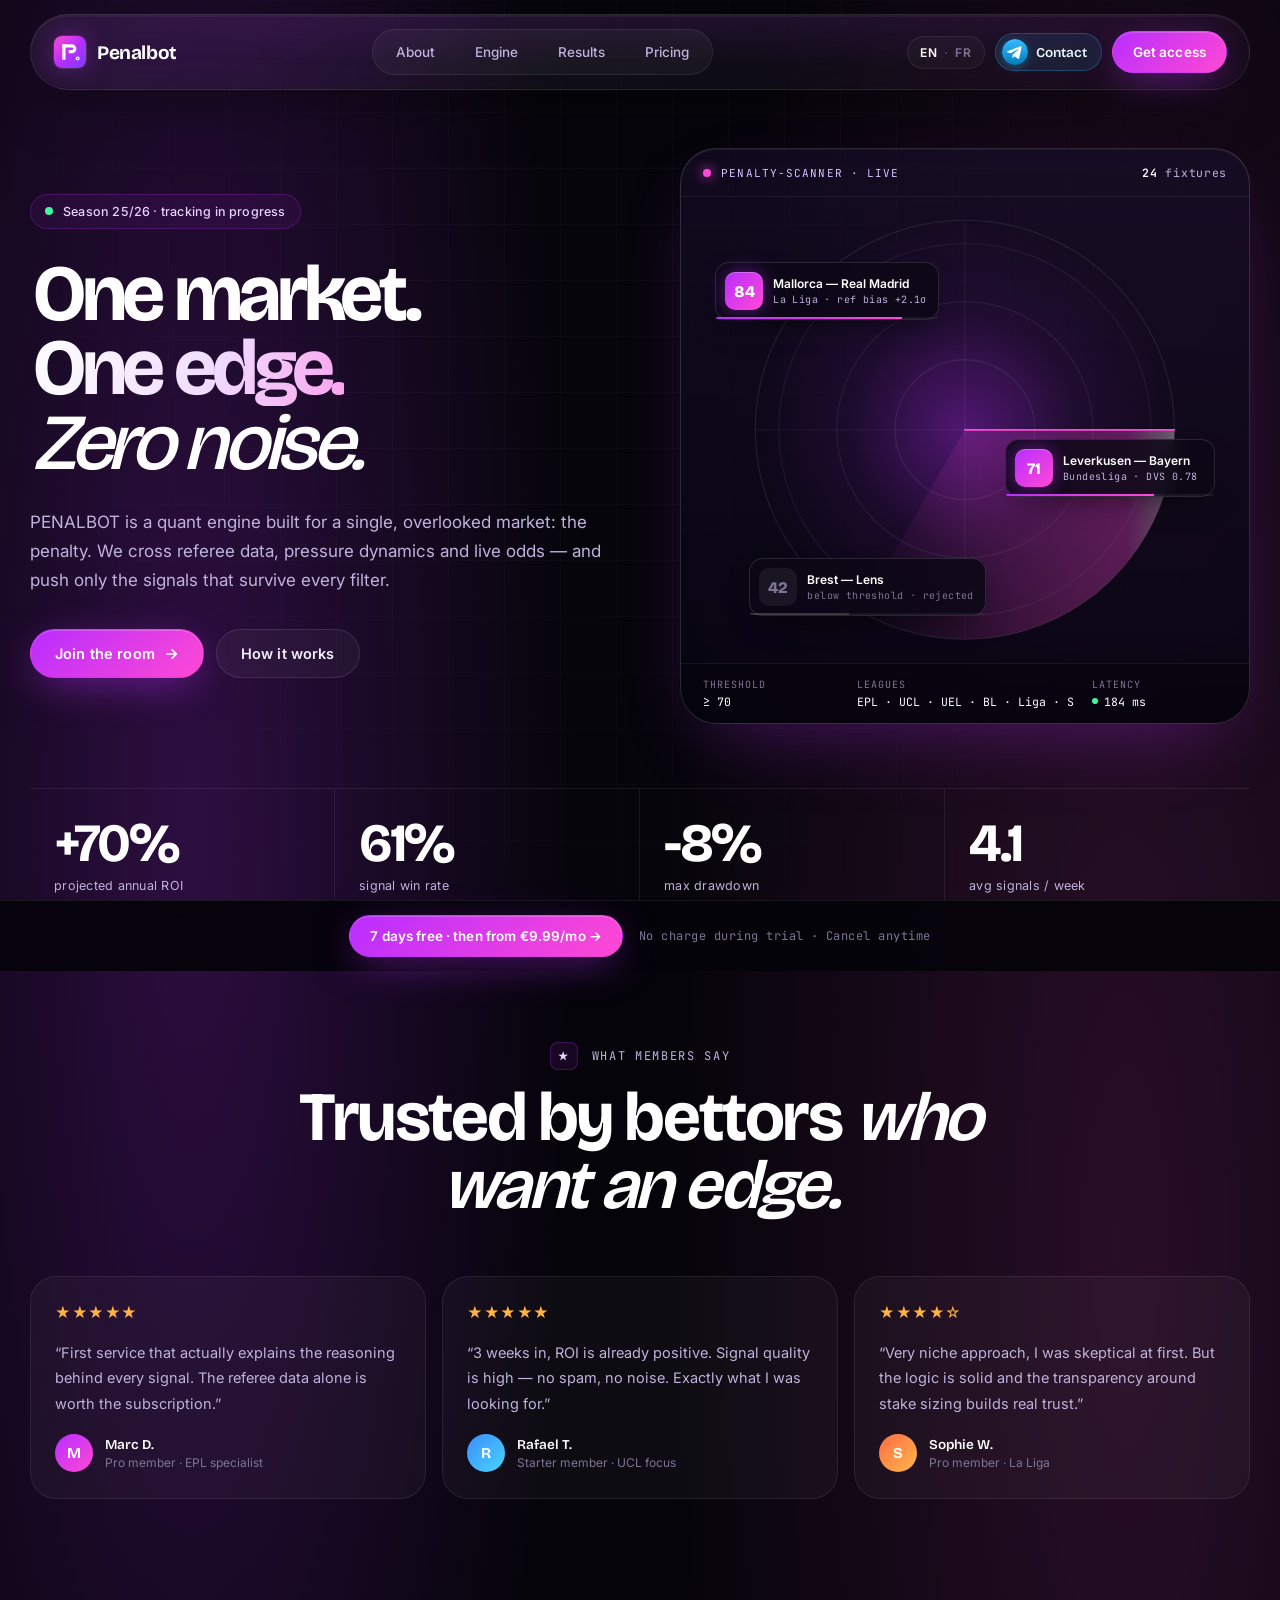
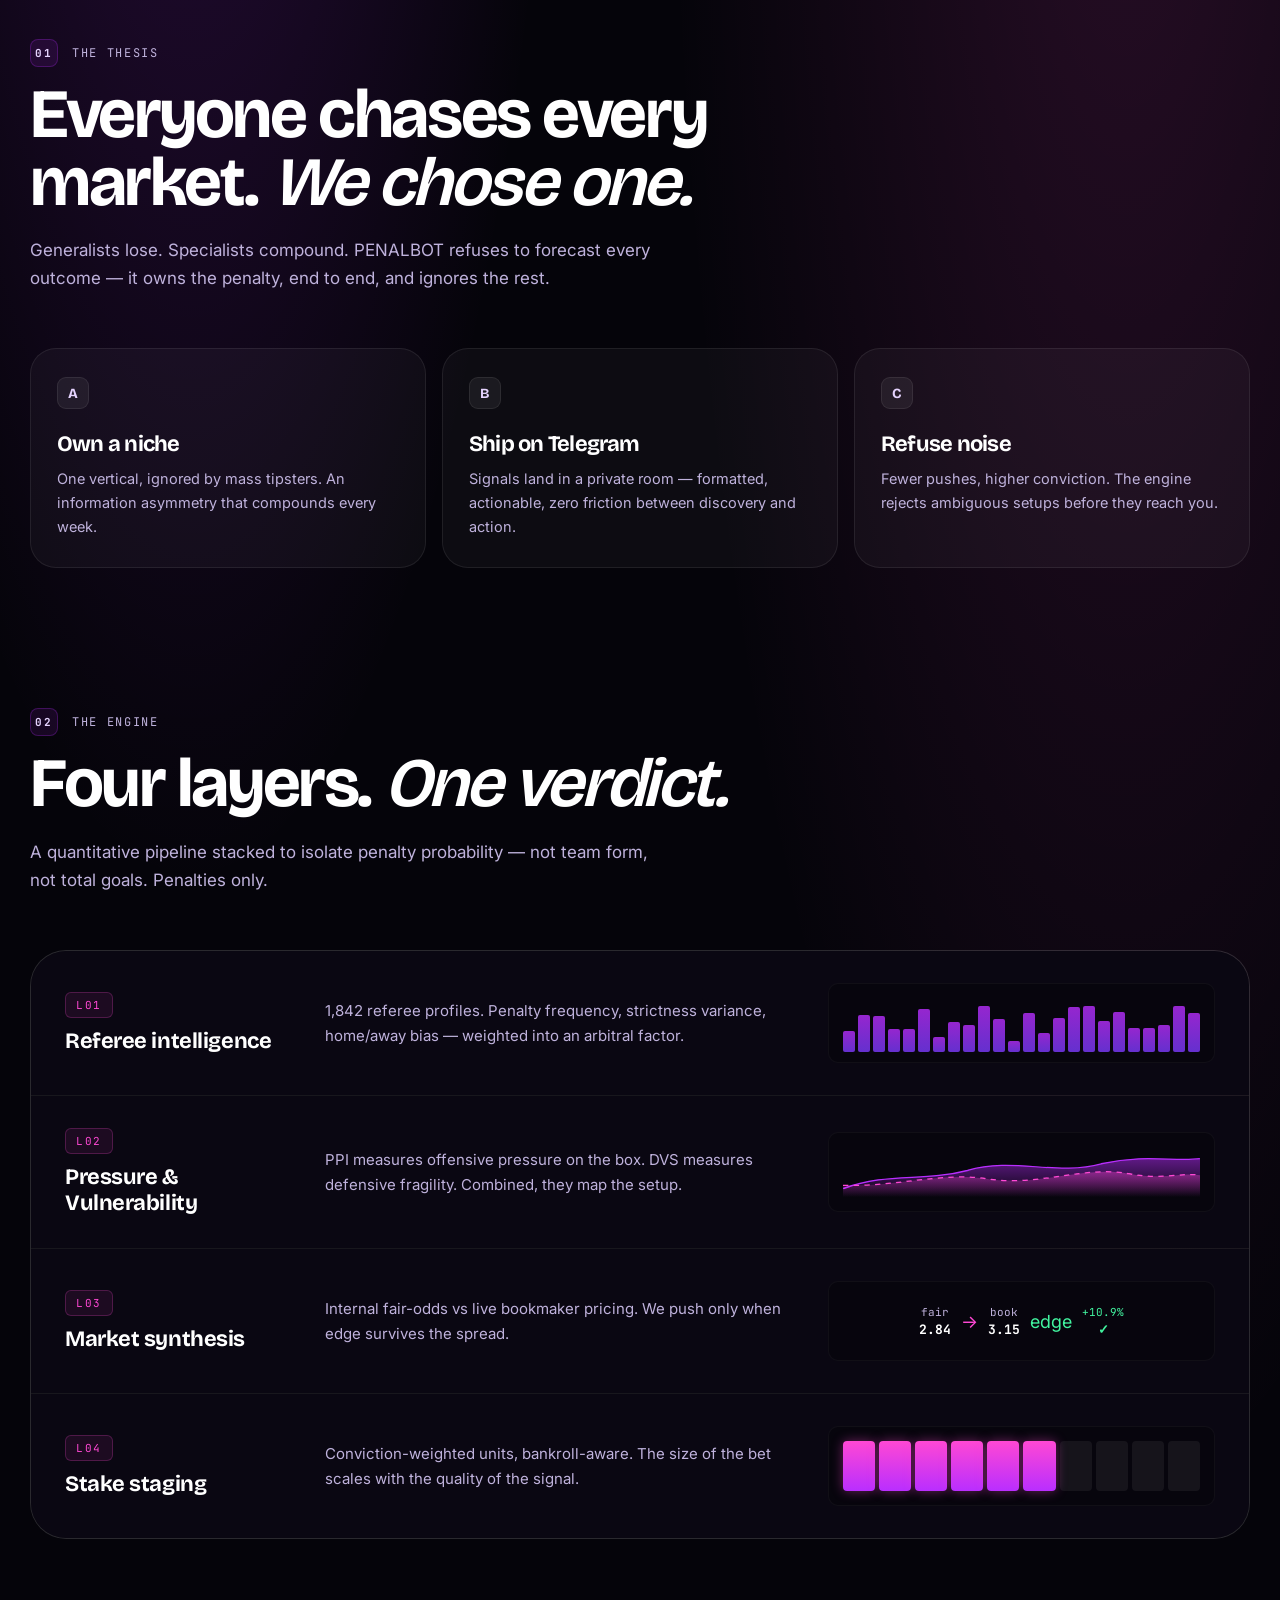
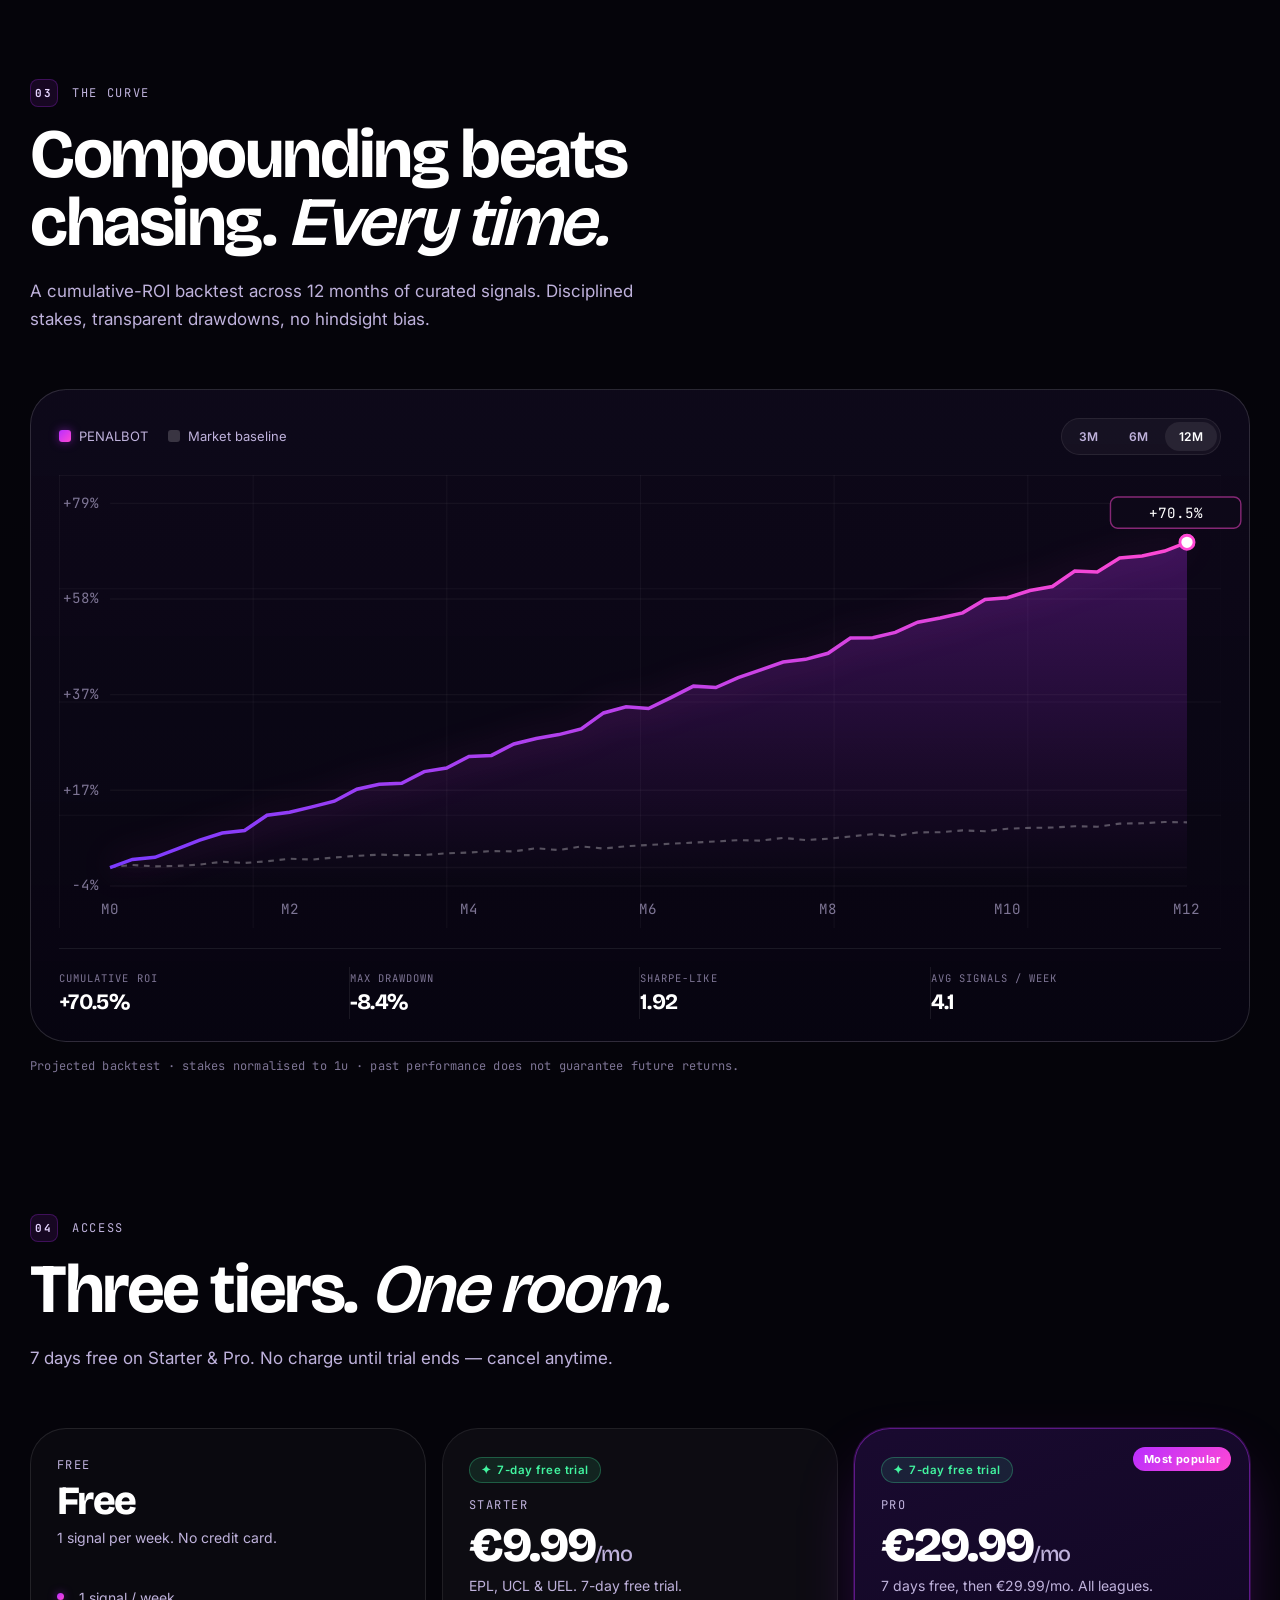
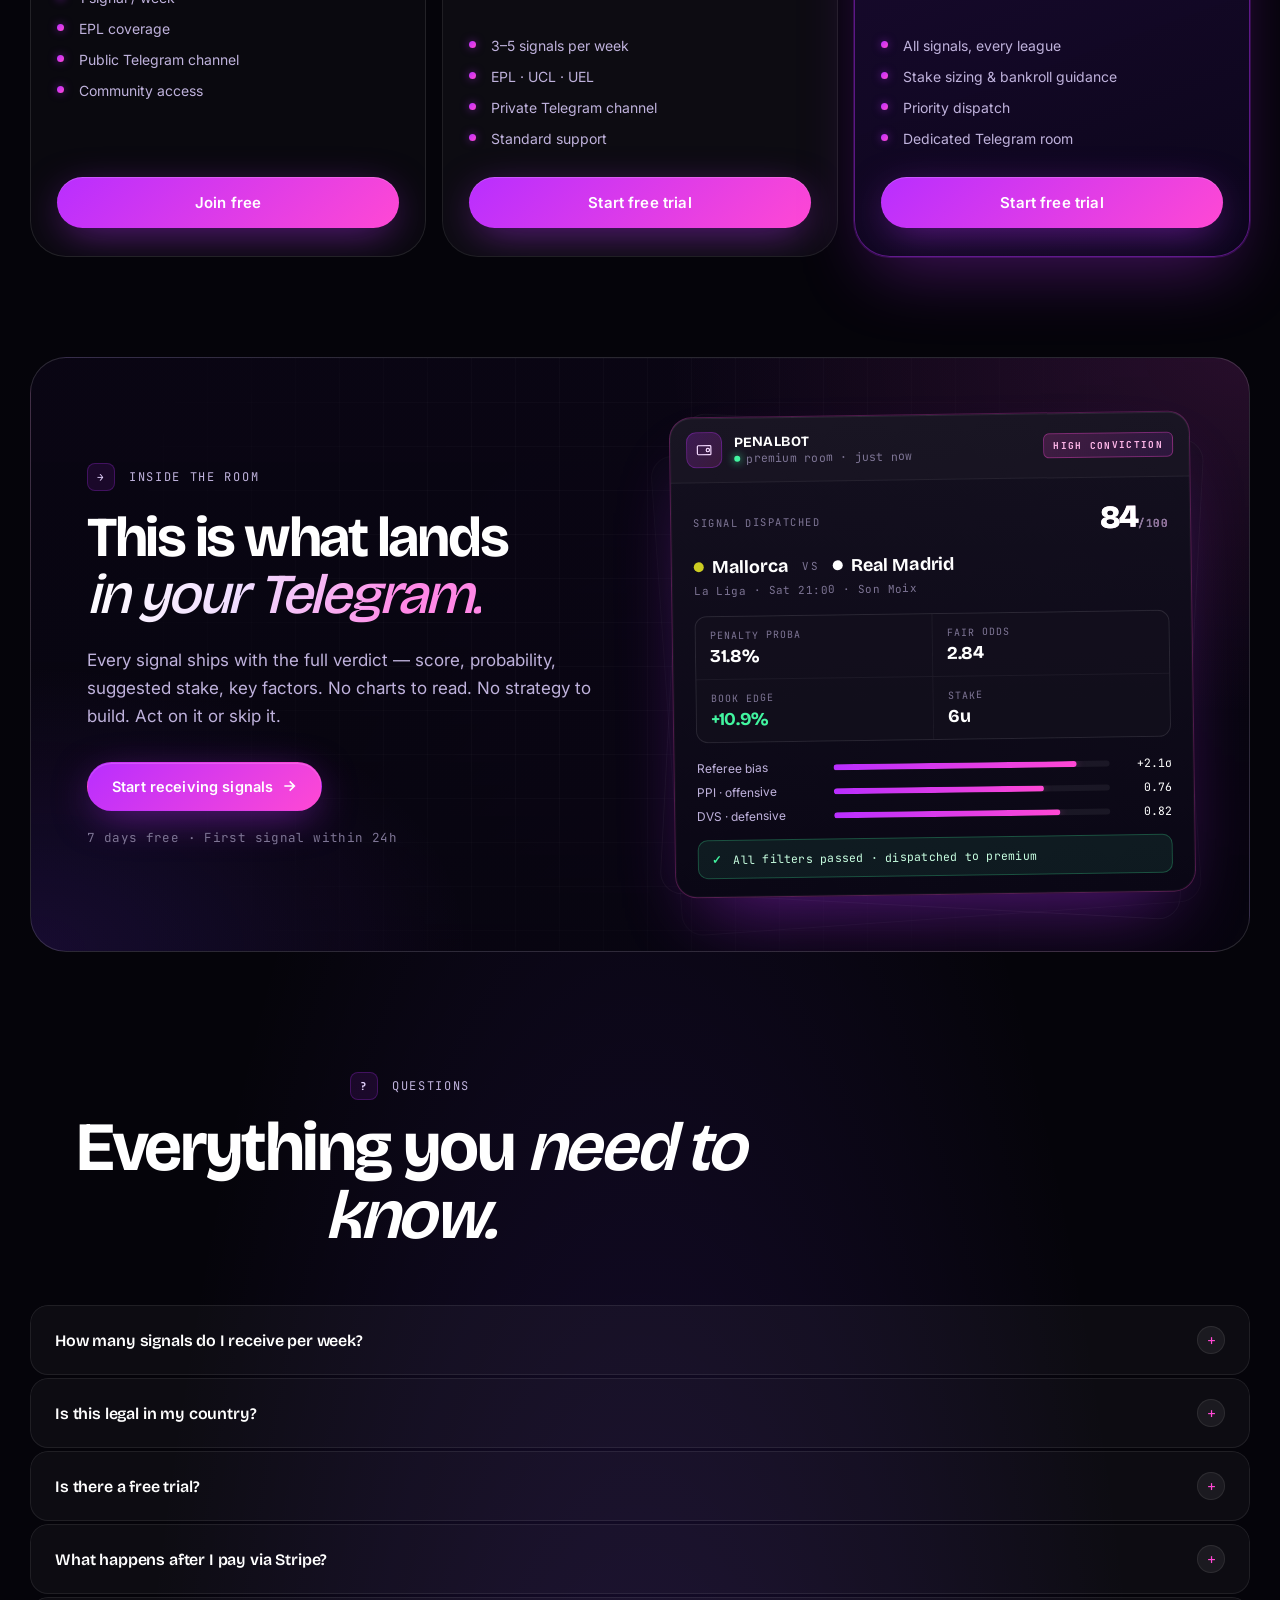
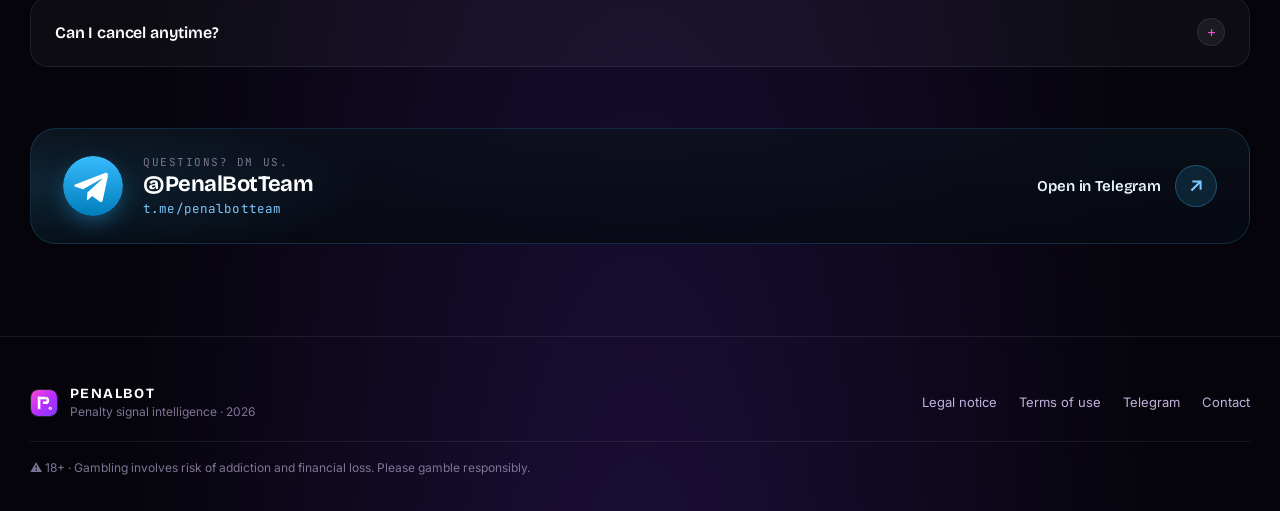
<file: index.html>
<!DOCTYPE html>
<html lang="en" data-lang="en">
<head>
<meta charset="UTF-8"/>
<meta name="viewport" content="width=device-width,initial-scale=1.0"/>
<title>PENALBOT — High-conviction penalty signals</title>
<meta name="description" content="PENALBOT is a quant engine for penalty betting signals. 1,842 referee profiles, 4 filter layers, 6 leagues. Delivered on Telegram."/>
<link rel="icon" type="image/jpeg" href="[data-uri]"/>
<link rel="preconnect" href="https://fonts.googleapis.com">
<link rel="preconnect" href="https://fonts.gstatic.com" crossorigin>
<link href="https://fonts.googleapis.com/css2?family=Bricolage+Grotesque:opsz,wght@12..96,500;12..96,600;12..96,700;12..96,800&family=Inter:wght@400;500;600;700&family=JetBrains+Mono:wght@400;500;600&display=swap" rel="stylesheet">
<style>
/* ========== TOKENS ========== */
:root{
  --bg:#05040a;
  --bg2:#0a0712;
  --ink:#f4eeff;
  --ink-mute:#bfb2dc;
  --ink-dim:#7e7595;
  --line:rgba(255,255,255,.08);
  --line-2:rgba(255,255,255,.14);
  --surface:rgba(255,255,255,.035);
  --surface-2:rgba(255,255,255,.06);

  --p:#b92eff;     /* primary violet */
  --p2:#7c3bff;    /* deep violet */
  --a:#ff48d4;     /* magenta */
  --g:#42f5a0;     /* live green */
  --warn:#ffb47a;

  --r-sm:12px;
  --r-md:18px;
  --r-lg:26px;
  --r-xl:36px;
  --rr:999px;

  --content:1220px;
  --t-fast:.22s cubic-bezier(.22,1,.36,1);
  --t-med:.45s cubic-bezier(.22,1,.36,1);
  --t-slow:.75s cubic-bezier(.22,1,.36,1);
}

/* ========== BASE ========== */
*{box-sizing:border-box;margin:0;padding:0}
html{scroll-behavior:smooth}
body{
  font-family:'Inter',sans-serif;color:var(--ink);background:var(--bg);
  background-image:
    radial-gradient(ellipse 50% 40% at 15% 12%,rgba(185,46,255,.22),transparent 60%),
    radial-gradient(ellipse 60% 45% at 88% 18%,rgba(255,72,212,.14),transparent 60%),
    radial-gradient(ellipse 70% 50% at 50% 105%,rgba(124,59,255,.20),transparent 60%);
  overflow-x:hidden;min-height:100vh;
  -webkit-font-smoothing:antialiased;
  text-rendering:optimizeLegibility;
}
body::before{
  content:"";position:fixed;inset:0;pointer-events:none;z-index:-1;
  background-image:
    linear-gradient(rgba(255,255,255,.022) 1px,transparent 1px),
    linear-gradient(90deg,rgba(255,255,255,.022) 1px,transparent 1px);
  background-size:56px 56px;
  mask-image:radial-gradient(circle at 50% 35%,black 30%,transparent 90%);
}
.grain{
  position:fixed;inset:0;pointer-events:none;z-index:1;opacity:.045;
  mix-blend-mode:overlay;
  background-image:url("data:image/svg+xml;utf8,<svg xmlns='http://www.w3.org/2000/svg' width='180' height='180'><filter id='n'><feTurbulence type='fractalNoise' baseFrequency='0.9' numOctaves='2'/><feColorMatrix values='0 0 0 0 1   0 0 0 0 1   0 0 0 0 1   0 0 0 0.5 0'/></filter><rect width='100%' height='100%' filter='url(%23n)'/></svg>");
}
a{color:inherit;text-decoration:none}
img{display:block;max-width:100%}
button{font-family:inherit}
.wrap{width:min(calc(100% - 32px),var(--content));margin:0 auto;position:relative;z-index:2}

/* ========== TYPOGRAPHY ========== */
.hero-h1, h2, h3, .pricetag, .brand-word {
  font-family:'Bricolage Grotesque',sans-serif;
  font-weight:700;
  letter-spacing:-.035em;
}
.hero-h1 em, h2 em { font-style:italic; font-weight:600; font-family:'Bricolage Grotesque',serif; }
.grad{
  background:linear-gradient(110deg,#fff 0%,#f0dcff 30%,#ff88e6 62%,#fff 100%);
  background-size:200% 100%;
  -webkit-background-clip:text;background-clip:text;color:transparent;
  animation:shimmer 9s linear infinite;
}
@keyframes shimmer{0%{background-position:0 0}100%{background-position:200% 0}}

/* ========== NAV ========== */
.nav{
  position:sticky;top:14px;z-index:100;
  margin:0 auto;
  width:min(calc(100% - 32px),var(--content));
  border-radius:var(--rr);
  backdrop-filter:blur(28px) saturate(160%);
  -webkit-backdrop-filter:blur(28px) saturate(160%);
  background:
    linear-gradient(135deg,rgba(255,255,255,.06),rgba(255,255,255,.02));
  border:1px solid rgba(255,255,255,.10);
  box-shadow:
    0 20px 60px -20px rgba(0,0,0,.6),
    0 2px 0 rgba(255,255,255,.04) inset,
    0 -1px 0 rgba(0,0,0,.2) inset;
}
.nav::before{
  content:"";position:absolute;inset:0;border-radius:inherit;pointer-events:none;
  background:radial-gradient(120% 160% at 50% -20%,rgba(185,46,255,.14),transparent 55%);
}
.nav-in{display:flex;align-items:center;justify-content:space-between;gap:20px;padding:14px 22px;position:relative;z-index:1}
.brand{display:flex;align-items:center;gap:10px;transition:opacity var(--t-fast)}
.brand:hover{opacity:.85}
.brand-mark{
  width:34px;height:34px;border-radius:9px;
  overflow:hidden;flex-shrink:0;
  border:1px solid rgba(255,255,255,.14);
  box-shadow:0 0 24px rgba(185,46,255,.35), 0 0 0 1px rgba(255,255,255,.04) inset;
}
.brand-mark img, .brand-mark svg{width:100%;height:100%;object-fit:cover;display:block}
.logo-wrap svg{width:100%;height:100%;display:block}
.logo-wrap{
  width:32px;height:32px;border-radius:9px;overflow:hidden;
  border:1px solid rgba(255,255,255,.12);
  flex-shrink:0;
}
.logo-wrap.small{width:28px;height:28px;border-radius:8px}
.logo-wrap img{width:100%;height:100%;object-fit:cover}
.brand-word{
  font-family:'Bricolage Grotesque',sans-serif;
  font-weight:700;font-size:19px;letter-spacing:-.02em;
  color:#fff;
}

/* Telegram contact button in nav */
.btn-tg-nav{
  display:inline-flex;align-items:center;gap:8px;
  height:38px;padding:0 14px 0 6px;
  border-radius:99px;
  background:rgba(55,187,254,.1);
  border:1px solid rgba(55,187,254,.28);
  color:#e8f5ff;
  font-family:'Bricolage Grotesque',sans-serif;
  font-weight:600;font-size:13.5px;letter-spacing:-.005em;
  text-decoration:none;
  transition:background .2s, border-color .2s, transform .2s;
}
.btn-tg-nav svg{width:26px;height:26px;flex-shrink:0;border-radius:50%;box-shadow:0 2px 10px rgba(55,187,254,.35)}
.btn-tg-nav:hover{background:rgba(55,187,254,.18);border-color:rgba(55,187,254,.5);transform:translateY(-1px)}
@media(max-width:760px){
  .btn-tg-nav span{display:none}
  .btn-tg-nav{padding:0 4px;gap:0}
}

.nav-links{
  display:flex;gap:4px;align-items:center;
  background:rgba(255,255,255,.04);
  border:1px solid rgba(255,255,255,.08);
  padding:5px;border-radius:var(--rr);
}
.nav-links a{
  color:var(--ink-mute);padding:9px 18px;border-radius:var(--rr);
  font-size:13.5px;font-weight:500;transition:all var(--t-fast);
}
.nav-links a:hover,.nav-links a.active{color:#fff;background:rgba(255,255,255,.07)}
.nav-right{display:flex;align-items:center;gap:10px}

.lang-toggle{
  display:inline-flex;align-items:center;gap:6px;
  padding:8px 12px;border-radius:var(--rr);
  background:rgba(255,255,255,.03);
  border:1px solid rgba(255,255,255,.08);
  color:var(--ink-dim);font-size:12px;font-weight:600;
  letter-spacing:.08em;cursor:pointer;transition:all var(--t-fast);
}
.lang-toggle:hover{background:rgba(255,255,255,.06)}
.lang-opt{transition:color var(--t-fast)}
.lang-opt.active{color:#fff}
.lang-sep{color:var(--ink-dim);opacity:.6}

/* ========== BUTTONS ========== */
.btn{
  display:inline-flex;align-items:center;gap:8px;
  padding:12px 20px;border-radius:var(--rr);
  font-weight:600;font-size:13.5px;
  border:1px solid transparent;transition:all var(--t-fast);
  cursor:pointer;white-space:nowrap;letter-spacing:.01em;
  text-decoration:none;
}
.btn.lg{padding:15px 24px;font-size:14.5px}
.btn.full{width:100%;justify-content:center}
.btn-p{
  background:linear-gradient(135deg,var(--p) 0%,var(--a) 100%);
  color:#fff;
  box-shadow:0 10px 40px -8px rgba(185,46,255,.55), inset 0 1px 0 rgba(255,255,255,.18);
}
.btn-p:hover{transform:translateY(-2px);filter:brightness(1.08);box-shadow:0 14px 50px -8px rgba(185,46,255,.7), inset 0 1px 0 rgba(255,255,255,.25)}
.btn-ghost{
  background:rgba(255,255,255,.04);color:var(--ink);
  border-color:rgba(255,255,255,.10);
}
.btn-ghost:hover{background:rgba(255,255,255,.08);border-color:rgba(255,255,255,.18)}

/* ========== HERO ========== */
.hero{padding:72px 0 40px;position:relative}
.hero-in{display:grid;grid-template-columns:1.05fr 1fr;gap:52px;align-items:center}

.eyebrow{
  display:inline-flex;align-items:center;gap:10px;
  padding:9px 14px;border-radius:var(--rr);
  border:1px solid rgba(185,46,255,.24);
  background:rgba(185,46,255,.08);
  color:#e6d4ff;font-size:12.5px;font-weight:500;
  letter-spacing:.015em;margin-bottom:28px;
}
.pulse{width:8px;height:8px;border-radius:50%;background:var(--g);box-shadow:0 0 0 0 rgba(66,245,160,.6);animation:pulse 1.8s infinite}
@keyframes pulse{0%{box-shadow:0 0 0 0 rgba(66,245,160,.55)}70%{box-shadow:0 0 0 12px rgba(66,245,160,0)}100%{box-shadow:0 0 0 0 rgba(66,245,160,0)}}

.hero-h1{
  font-size:clamp(44px, 6.2vw, 96px);
  line-height:.94;letter-spacing:-.055em;
  color:#fff;
}
.hero-h1 .line{display:block;padding:0 .04em}
.hero-h1 .line > span{display:inline-block;opacity:0;transform:translateY(30px);animation:riseIn .9s cubic-bezier(.22,1,.36,1) forwards}
.hero-h1 .line:nth-child(1) > span{animation-delay:.1s}
.hero-h1 .line:nth-child(2) > span{animation-delay:.28s}
.hero-h1 .line:nth-child(3) > span{animation-delay:.46s}
.hero-h1 .italic{font-style:italic;font-weight:500}
@keyframes riseIn{to{opacity:1;transform:translateY(0)}}

.hero-sub{
  margin-top:28px;max-width:54ch;color:var(--ink-mute);
  font-size:17px;line-height:1.7;font-weight:400;
  opacity:0;animation:fadeUp .9s cubic-bezier(.22,1,.36,1) .6s forwards;
}
@keyframes fadeUp{from{opacity:0;transform:translateY(14px)}to{opacity:1;transform:none}}

.hero-btns{display:flex;gap:12px;margin-top:34px;flex-wrap:wrap;opacity:0;animation:fadeUp .9s cubic-bezier(.22,1,.36,1) .75s forwards}
.hero-note{margin-top:16px;color:var(--ink-dim);font-size:12.5px;letter-spacing:.01em;opacity:0;animation:fadeUp .9s cubic-bezier(.22,1,.36,1) .9s forwards}

/* ========== RADAR ========== */
.hero-right{opacity:0;animation:fadeUp .9s cubic-bezier(.22,1,.36,1) .4s forwards}
.radar-card{
  position:relative;
  border:1px solid var(--line-2);
  border-radius:var(--r-xl);
  background:linear-gradient(180deg,rgba(25,15,45,.6) 0%,rgba(8,5,18,.9) 100%);
  box-shadow:0 30px 80px -30px rgba(185,46,255,.35), inset 0 1px 0 rgba(255,255,255,.05);
  overflow:hidden;
}
.radar-head{
  display:flex;align-items:center;justify-content:space-between;
  padding:16px 22px;border-bottom:1px solid rgba(255,255,255,.06);
}
.radar-meta{display:flex;align-items:center;gap:10px;font-family:'JetBrains Mono',monospace;font-size:11px;letter-spacing:.1em;color:#d6c3ff;text-transform:uppercase}
.radar-meta .dot{width:8px;height:8px;border-radius:50%;background:var(--a);box-shadow:0 0 12px var(--a);animation:pulseM 1.6s infinite}
@keyframes pulseM{50%{opacity:.4}}
.radar-count{font-family:'JetBrains Mono',monospace;font-size:11.5px;color:var(--ink-mute);letter-spacing:.06em}
.radar-count #radarCount{color:#fff;font-weight:600}

.radar-stage{
  position:relative;aspect-ratio:1/.82;overflow:hidden;
}
.radar-svg{
  position:absolute;inset:0;width:100%;height:100%;
}
#sweep{transform-origin:0 0;animation:sweep 4.2s linear infinite}
@keyframes sweep{from{transform:rotate(0)}to{transform:rotate(360deg)}}
.blip{opacity:0}
.blip circle{transform-origin:center;animation:blipPop 2.4s ease-out infinite}
@keyframes blipPop{
  0%{r:2;opacity:0}
  10%{r:4;opacity:1}
  70%{r:14;opacity:0}
  100%{opacity:0}
}

.tag-card{
  position:absolute;
  display:flex;align-items:center;gap:10px;
  padding:9px 11px 9px 9px;
  background:rgba(12,8,22,.85);
  backdrop-filter:blur(10px);
  border:1px solid rgba(255,255,255,.12);
  border-radius:14px;
  min-width:210px;
  box-shadow:0 12px 30px -12px rgba(0,0,0,.6);
  animation:cardFloat 6s ease-in-out infinite;
}
.tag-1{top:14%;left:6%;animation-delay:0s}
.tag-2{top:52%;right:6%;animation-delay:-2s}
.tag-3{bottom:10%;left:12%;animation-delay:-4s}
@keyframes cardFloat{0%,100%{transform:translateY(0)}50%{transform:translateY(-6px)}}
.tag-score{
  width:38px;height:38px;border-radius:10px;flex-shrink:0;
  display:grid;place-items:center;
  font-family:'Bricolage Grotesque',sans-serif;font-weight:800;font-size:16px;
  color:#fff;
  background:linear-gradient(135deg,var(--p),var(--a));
  box-shadow:0 0 18px rgba(185,46,255,.45), inset 0 1px 0 rgba(255,255,255,.25);
}
.tag-score.dim{background:rgba(255,255,255,.06);color:var(--ink-dim);box-shadow:none}
.tag-body{min-width:0;flex:1}
.tag-teams{font-size:12px;font-weight:600;color:#fff;white-space:nowrap}
.tag-meta{font-family:'JetBrains Mono',monospace;font-size:10px;color:var(--ink-mute);letter-spacing:.04em;margin-top:2px}
.tag-meta.dim{color:var(--ink-dim)}
.tag-bar{position:absolute;left:0;right:0;bottom:0;height:2px;background:rgba(255,255,255,.06);border-radius:0 0 14px 14px;overflow:hidden}
.tag-bar span{display:block;height:100%;background:linear-gradient(90deg,var(--p),var(--a))}
.tag-bar.dim span{background:rgba(255,255,255,.14)}

.radar-foot{
  display:grid;grid-template-columns:1fr 1.6fr 1fr;gap:18px;
  padding:14px 22px;
  border-top:1px solid rgba(255,255,255,.06);
  background:rgba(0,0,0,.25);
}
.foot-col{display:flex;flex-direction:column;gap:3px;min-width:0}
.foot-k{font-family:'JetBrains Mono',monospace;font-size:10px;color:var(--ink-dim);text-transform:uppercase;letter-spacing:.1em}
.foot-v{font-family:'JetBrains Mono',monospace;font-size:11.5px;color:#fff;white-space:nowrap;overflow:hidden;text-overflow:ellipsis;display:flex;align-items:center;gap:6px}
.live-dot{width:6px;height:6px;border-radius:50%;background:var(--g);animation:pulseM 1.6s infinite}

/* ========== METRICS ========== */
.metrics-wrap{margin-top:64px}
.metrics{
  display:grid;grid-template-columns:repeat(4,1fr);gap:0;
  border-top:1px solid var(--line);border-bottom:1px solid var(--line);
}
.metric{
  padding:28px 24px;border-right:1px solid var(--line);
  opacity:0;transform:translateY(16px);transition:all var(--t-slow);
}
.metric:last-child{border-right:none}
.metric.on{opacity:1;transform:none}
.metric strong{
  display:block;
  font-family:'Bricolage Grotesque',sans-serif;
  font-size:clamp(36px,4.2vw,56px);
  font-weight:700;letter-spacing:-.045em;color:#fff;line-height:1;
}
.metric small{display:block;color:var(--ink-mute);font-size:12.5px;margin-top:8px;letter-spacing:.02em}

/* ========== SECTIONS ========== */
section{padding:120px 0 20px;position:relative}
.sec-head{
  display:grid;grid-template-columns:1fr;gap:14px;
  margin-bottom:56px;max-width:760px;
}
.sec-kicker{
  display:inline-flex;align-items:center;gap:14px;
  font-family:'JetBrains Mono',monospace;font-size:12px;
  letter-spacing:.14em;text-transform:uppercase;color:var(--ink-mute);
}
.k-num{
  display:inline-grid;place-items:center;
  width:28px;height:28px;border-radius:8px;
  background:rgba(185,46,255,.10);border:1px solid rgba(185,46,255,.25);
  color:#e6d4ff;font-size:11px;font-weight:700;
}
.sec-head h2{
  font-size:clamp(38px,5.4vw,72px);
  line-height:.98;color:#fff;
  max-width:18ch;
}
.sec-lead{color:var(--ink-mute);font-size:17px;line-height:1.65;max-width:58ch;margin-top:6px}

/* ========== ABOUT CARDS ========== */
.grid3{display:grid;grid-template-columns:repeat(3,1fr);gap:16px}
.card{
  position:relative;
  background:var(--surface);
  border:1px solid var(--line);
  border-radius:var(--r-lg);
  padding:28px 26px;
  transition:all var(--t-med);
  overflow:hidden;
}
.card::before{
  content:"";position:absolute;inset:0;
  background:radial-gradient(circle at 100% 0%,rgba(185,46,255,.14),transparent 60%);
  opacity:0;transition:opacity var(--t-med);pointer-events:none;
}
.card:hover{border-color:rgba(185,46,255,.32);transform:translateY(-4px)}
.card:hover::before{opacity:1}
.card-num{
  display:inline-grid;place-items:center;
  width:32px;height:32px;border-radius:9px;
  background:rgba(255,255,255,.06);border:1px solid var(--line);
  font-family:'Bricolage Grotesque',sans-serif;font-weight:700;font-size:14px;
  color:#e6d4ff;margin-bottom:22px;
}
.card h3{font-size:22px;margin-bottom:10px;color:#fff}
.card p{color:var(--ink-mute);line-height:1.65;font-size:14.5px}

/* ========== ENGINE LAYERS ========== */
.layers{display:grid;gap:1px;background:var(--line);border:1px solid var(--line);border-radius:var(--r-xl);overflow:hidden}
.layer{
  background:var(--bg2);
  padding:32px 34px;
  display:grid;grid-template-columns:220px 1fr;gap:40px;
  align-items:center;
  transition:background var(--t-med);
}
.layer:hover{background:rgba(25,15,45,.55)}
.layer-head{display:flex;flex-direction:column;gap:10px}
.layer-id{
  display:inline-block;
  font-family:'JetBrains Mono',monospace;font-size:11px;
  letter-spacing:.14em;color:var(--a);
  padding:5px 10px;border-radius:6px;
  background:rgba(255,72,212,.08);border:1px solid rgba(255,72,212,.22);
  width:fit-content;
}
.layer-name{font-family:'Bricolage Grotesque',sans-serif;font-size:22px;font-weight:700;color:#fff;letter-spacing:-.02em}
.layer-body{display:grid;grid-template-columns:1.1fr .9fr;gap:30px;align-items:center}
.layer-body p{color:var(--ink-mute);line-height:1.7;font-size:15px}
.layer-viz{height:80px;position:relative;border-radius:10px;overflow:hidden;background:rgba(0,0,0,.25);border:1px solid rgba(255,255,255,.04)}

/* Layer visualizations */
#vizRef { display:flex;align-items:flex-end;gap:3px;padding:10px 14px }
#vizRef .bar{flex:1;background:linear-gradient(180deg,var(--p),var(--p2));border-radius:2px;opacity:.8;transition:height 1s cubic-bezier(.22,1,.36,1)}
#vizPPI { padding:14px }
#vizPPI svg { width:100%;height:100% }
#vizMkt { display:flex;align-items:center;justify-content:center;gap:10px;padding:10px }
#vizMkt .mk{font-family:'JetBrains Mono',monospace;font-size:11px;color:var(--ink-mute);display:flex;flex-direction:column;gap:2px;align-items:center}
#vizMkt .mk b{color:#fff;font-size:13px}
#vizMkt .arrow{color:var(--a);font-size:18px}
#vizStake { display:flex;align-items:center;gap:4px;padding:14px }
#vizStake .unit{flex:1;height:100%;border-radius:4px;background:rgba(255,255,255,.06);transition:all .4s}
#vizStake .unit.on{background:linear-gradient(180deg,var(--a),var(--p));box-shadow:0 0 12px rgba(255,72,212,.4)}

/* ========== RESULTS / CHART ========== */
.chart-card{
  background:linear-gradient(180deg,rgba(25,15,45,.45),rgba(8,5,18,.85));
  border:1px solid var(--line-2);
  border-radius:var(--r-xl);
  padding:28px 28px 22px;
  overflow:hidden;
}
.chart-head{display:flex;align-items:center;justify-content:space-between;flex-wrap:wrap;gap:16px;margin-bottom:20px}
.chart-legend{display:flex;gap:20px}
.leg{display:flex;align-items:center;gap:8px;font-size:13px;color:var(--ink-mute)}
.leg i{display:inline-block;width:12px;height:12px;border-radius:3px}
.leg-bot i{background:linear-gradient(135deg,var(--p),var(--a));box-shadow:0 0 10px rgba(185,46,255,.5)}
.leg-mkt i{background:rgba(255,255,255,.18)}
.chart-range{display:flex;gap:2px;background:rgba(255,255,255,.04);border:1px solid var(--line);border-radius:var(--rr);padding:3px}
.chart-range button{
  background:transparent;border:none;color:var(--ink-mute);cursor:pointer;
  padding:7px 14px;border-radius:var(--rr);font-size:12px;font-weight:600;
  letter-spacing:.04em;transition:all var(--t-fast);
}
.chart-range button:hover{color:#fff}
.chart-range button.active{background:rgba(255,255,255,.08);color:#fff}

.chart-wrap{
  position:relative;width:100%;aspect-ratio:820/320;
  background:
    linear-gradient(rgba(255,255,255,.04) 1px, transparent 1px) 0 0/100% 25%,
    linear-gradient(90deg,rgba(255,255,255,.04) 1px, transparent 1px) 0 0/16.666% 100%;
}
.chart{position:absolute;inset:0;width:100%;height:100%;overflow:visible}
.chart .grid-line{stroke:rgba(255,255,255,.04);stroke-width:1}
.chart .axis{font-family:'JetBrains Mono',monospace;font-size:10px;fill:var(--ink-dim)}
.chart .mkt-path{stroke:rgba(255,255,255,.3);stroke-width:1.5;fill:none;stroke-dasharray:4 4}
.chart .bot-path{stroke:url(#chartGrad);stroke-width:2.5;fill:none;filter:drop-shadow(0 0 12px rgba(255,72,212,.35))}
.chart .bot-fill{fill:url(#chartFill)}
.chart .point{fill:#fff;stroke:var(--a);stroke-width:2}
.chart .label{font-family:'JetBrains Mono',monospace;font-size:10px;fill:#fff}

.chart-foot{
  display:grid;grid-template-columns:repeat(4,1fr);gap:0;
  margin-top:20px;padding-top:18px;
  border-top:1px solid var(--line);
}
.stat{display:flex;flex-direction:column;gap:4px;padding:4px 14px 4px 0;border-right:1px solid var(--line)}
.stat:last-child{border-right:none}
.s-k{font-family:'JetBrains Mono',monospace;font-size:10.5px;color:var(--ink-dim);text-transform:uppercase;letter-spacing:.1em}
.s-v{font-family:'Bricolage Grotesque',sans-serif;font-size:22px;font-weight:700;color:#fff;letter-spacing:-.03em}
.chart-disclaim{
  margin-top:16px;color:var(--ink-dim);font-size:12px;
  font-family:'JetBrains Mono',monospace;letter-spacing:.02em;
}

/* ========== PRICING ========== */
.pricegrid{display:grid;grid-template-columns:repeat(3,1fr);gap:16px}
.pcard{
  position:relative;
  background:var(--surface);border:1px solid var(--line);
  border-radius:var(--r-xl);padding:32px 30px;
  transition:all var(--t-med);
}
.pcard:hover{border-color:rgba(255,255,255,.18);transform:translateY(-2px)}
.pcard.star{
  background:linear-gradient(180deg,rgba(185,46,255,.10),rgba(12,8,22,.9));
  border-color:rgba(255,72,212,.35);
  box-shadow:0 30px 70px -20px rgba(185,46,255,.3);
  transform:translateY(-8px);
}
.pcard.star:hover{transform:translateY(-10px)}
.badge2{
  position:absolute;top:18px;right:18px;
  padding:6px 11px;border-radius:var(--rr);
  font-size:10.5px;font-weight:700;letter-spacing:.08em;text-transform:uppercase;
  color:#fff;
  background:linear-gradient(135deg,var(--p),var(--a));
  box-shadow:0 8px 20px -6px rgba(185,46,255,.6);
}
.p-top{margin-bottom:18px}
.pcard h3{font-size:24px;color:#fff;letter-spacing:-.02em}
.p-top p{margin-top:6px;color:var(--ink-mute);font-size:14px;line-height:1.5}
.pricetag{
  font-family:'Bricolage Grotesque',sans-serif;
  font-size:54px;font-weight:800;letter-spacing:-.05em;color:#fff;
  line-height:1;margin-bottom:22px;
}
.pricetag small{font-size:16px;color:var(--ink-mute);font-family:'Inter',sans-serif;font-weight:400;letter-spacing:0}
ul{list-style:none;display:grid;gap:12px;margin-bottom:26px}
li{position:relative;padding-left:22px;color:#efe6ff;font-size:14px;line-height:1.5}
li::before{
  content:"";position:absolute;left:0;top:6px;width:10px;height:10px;border-radius:3px;
  background:linear-gradient(135deg,var(--p),var(--a));
  box-shadow:0 0 10px rgba(185,46,255,.4);
}

/* ========== TELEGRAM CONTACT ========== */
.tg-contact{padding:40px 0 60px}
.tg-card{
  display:flex;align-items:center;justify-content:space-between;gap:28px;flex-wrap:wrap;
  padding:26px 32px;
  border:1px solid rgba(55,187,254,.18);
  border-radius:var(--r-lg);
  background:
    radial-gradient(ellipse 40% 100% at 0% 50%,rgba(55,187,254,.14),transparent 70%),
    linear-gradient(180deg,rgba(12,18,28,.7),rgba(6,10,18,.85));
  text-decoration:none;
  transition:transform .4s cubic-bezier(.22,1,.36,1), border-color .3s, background .3s;
  position:relative;overflow:hidden;
}
.tg-card::before{
  content:"";position:absolute;inset:0;
  background:linear-gradient(90deg,transparent 0%,rgba(55,187,254,.08) 50%,transparent 100%);
  transform:translateX(-100%);transition:transform .8s;
}
.tg-card:hover{transform:translateY(-2px);border-color:rgba(55,187,254,.4)}
.tg-card:hover::before{transform:translateX(100%)}
.tg-card:hover .tg-arrow{transform:translate(3px,-3px)}

.tg-left{display:flex;align-items:center;gap:20px;min-width:0}
.tg-logo{
  width:60px;height:60px;border-radius:50%;flex-shrink:0;
  box-shadow:0 8px 24px -6px rgba(55,187,254,.5),0 0 0 1px rgba(255,255,255,.06) inset;
}
.tg-logo svg{width:100%;height:100%;border-radius:50%}
.tg-copy{display:flex;flex-direction:column;gap:3px;min-width:0}
.tg-kicker{
  font-family:'JetBrains Mono',monospace;font-size:11px;text-transform:uppercase;
  letter-spacing:.14em;color:var(--ink-dim);
}
.tg-handle{
  font-family:'Bricolage Grotesque',sans-serif;font-weight:700;font-size:22px;
  color:#fff;letter-spacing:-.02em;line-height:1.1;
}
.tg-url{
  font-family:'JetBrains Mono',monospace;font-size:12.5px;color:#7cc8ff;
  letter-spacing:.01em;
}

.tg-right{display:flex;align-items:center;gap:14px}
.tg-cta{
  font-family:'Bricolage Grotesque',sans-serif;font-weight:600;font-size:15px;
  color:#e8f5ff;letter-spacing:-.01em;
}
.tg-arrow{
  width:42px;height:42px;border-radius:50%;
  display:grid;place-items:center;
  background:rgba(55,187,254,.14);border:1px solid rgba(55,187,254,.32);
  color:#7cc8ff;
  transition:transform .3s cubic-bezier(.22,1,.36,1);
}

@media(max-width:620px){
  .tg-card{padding:22px 20px;gap:18px}
  .tg-left{gap:14px}
  .tg-logo{width:48px;height:48px}
  .tg-handle{font-size:18px}
  .tg-right{width:100%;justify-content:space-between}
}
.closer{padding:80px 0 40px}
.closer-grid{
  display:grid;grid-template-columns:1fr 1fr;gap:64px;align-items:center;
  padding:56px;
  border:1px solid var(--line-2);
  border-radius:var(--r-xl);
  background:
    radial-gradient(ellipse 80% 100% at 100% 0%,rgba(255,72,212,.12),transparent 60%),
    radial-gradient(ellipse 60% 80% at 0% 100%,rgba(124,59,255,.14),transparent 60%),
    linear-gradient(180deg,rgba(14,8,28,.55),rgba(8,5,16,.85));
  position:relative;overflow:hidden;
}
.closer-grid::before{
  content:"";position:absolute;inset:0;pointer-events:none;
  background-image:
    linear-gradient(rgba(255,255,255,.025) 1px,transparent 1px),
    linear-gradient(90deg,rgba(255,255,255,.025) 1px,transparent 1px);
  background-size:44px 44px;
  mask-image:radial-gradient(circle at 50% 40%,black 30%,transparent 85%);
}
.closer-copy{position:relative;z-index:2}
.closer-copy .sec-kicker{margin-bottom:18px}
.closer-h2{
  font-family:'Bricolage Grotesque',sans-serif;
  font-size:clamp(38px,4.4vw,60px);
  line-height:1.02;letter-spacing:-.04em;
  font-weight:700;color:#fff;margin-bottom:22px;
}
.closer-h2 em{font-style:italic;font-weight:500;
  background:linear-gradient(110deg,#fff 0%,#f0dcff 40%,#ff88e6 80%);
  -webkit-background-clip:text;background-clip:text;color:transparent;
}
.closer-lead{color:var(--ink-mute);font-size:17px;line-height:1.65;max-width:50ch;margin-bottom:32px}
.closer-cta{display:flex;align-items:center;gap:18px;flex-wrap:wrap}
.closer-note{color:var(--ink-dim);font-size:12.5px;font-family:'JetBrains Mono',monospace;letter-spacing:.03em}

/* === Signal card === */
.closer-right{position:relative;z-index:2}
.sig-card{
  position:relative;z-index:3;
  background:linear-gradient(180deg,#14101f,#0a0715);
  border:1px solid rgba(255,72,212,.28);
  border-radius:22px;
  overflow:hidden;
  box-shadow:
    0 40px 80px -30px rgba(185,46,255,.45),
    0 0 0 1px rgba(255,255,255,.03) inset,
    0 1px 0 rgba(255,255,255,.06) inset;
  transform:rotate(-.8deg);
  transition:transform .6s cubic-bezier(.22,1,.36,1);
}
.sig-card:hover{transform:rotate(0)}
.sig-echo{
  position:absolute;inset:0;
  border:1px solid rgba(255,255,255,.06);
  background:linear-gradient(180deg,rgba(20,16,31,.5),rgba(10,7,21,.5));
  border-radius:22px;
  z-index:1;
}
.sig-echo-1{transform:rotate(3deg) translateY(12px);opacity:.65}
.sig-echo-2{transform:rotate(-4deg) translate(-8px,24px);opacity:.4;z-index:2}

.sig-head{
  display:flex;align-items:center;gap:12px;
  padding:14px 16px;border-bottom:1px solid rgba(255,255,255,.06);
  background:rgba(255,255,255,.02);
}
.sig-ava{
  width:36px;height:36px;border-radius:10px;flex-shrink:0;
  display:grid;place-items:center;
  background:linear-gradient(135deg,rgba(185,46,255,.22),rgba(255,72,212,.14));
  border:1px solid rgba(185,46,255,.3);
  color:#f4d9ff;
}
.sig-ava svg{width:18px;height:18px}
.sig-meta{flex:1;min-width:0}
.sig-meta strong{display:block;font-family:'Bricolage Grotesque',sans-serif;font-weight:700;font-size:14px;color:#fff;letter-spacing:.01em}
.sig-meta span{display:flex;align-items:center;gap:6px;font-size:11.5px;color:var(--ink-dim);font-family:'JetBrains Mono',monospace;letter-spacing:.02em}
.sig-dot{width:6px;height:6px;border-radius:50%;background:var(--g);box-shadow:0 0 8px var(--g);animation:pulseM 1.6s infinite}
.sig-tag{
  padding:5px 9px;border-radius:6px;
  background:linear-gradient(135deg,rgba(255,72,212,.18),rgba(185,46,255,.12));
  border:1px solid rgba(255,72,212,.35);
  font-family:'JetBrains Mono',monospace;font-size:9.5px;font-weight:700;
  color:#ffb8ea;letter-spacing:.14em;
}

.sig-body{padding:20px 22px 18px}
.sig-head-row{
  display:flex;align-items:center;justify-content:space-between;
  font-family:'JetBrains Mono',monospace;font-size:10.5px;text-transform:uppercase;
  letter-spacing:.14em;color:var(--ink-dim);margin-bottom:14px;
}
.sig-score{
  font-family:'Bricolage Grotesque',sans-serif;
  font-weight:800;font-size:32px;letter-spacing:-.04em;color:#fff;
  background:linear-gradient(135deg,#fff,#ff88e6);
  -webkit-background-clip:text;background-clip:text;
  text-transform:none;
}
.sig-score small{font-family:'JetBrains Mono',monospace;font-size:11px;color:var(--ink-dim);font-weight:500;letter-spacing:.05em;-webkit-text-fill-color:var(--ink-dim)}
.sig-match{
  display:flex;align-items:center;gap:14px;margin-bottom:6px;
}
.sig-team{
  display:flex;align-items:center;gap:8px;
  font-family:'Bricolage Grotesque',sans-serif;font-weight:700;font-size:18px;
  color:#fff;letter-spacing:-.01em;
}
.sig-dot-c{width:10px;height:10px;border-radius:50%;background:#cc2;display:inline-block}
.sig-dot-c.c2{background:#fff}
.sig-vs{font-family:'JetBrains Mono',monospace;font-size:11px;color:var(--ink-dim);letter-spacing:.12em;text-transform:uppercase}
.sig-meta-line{font-family:'JetBrains Mono',monospace;font-size:11px;color:var(--ink-dim);letter-spacing:.04em;margin-bottom:18px}

.sig-grid{
  display:grid;grid-template-columns:repeat(2,1fr);gap:1px;
  background:rgba(255,255,255,.06);
  border:1px solid rgba(255,255,255,.06);
  border-radius:12px;overflow:hidden;margin-bottom:18px;
}
.sig-cell{
  padding:12px 14px;background:rgba(10,7,21,.6);
  display:flex;flex-direction:column;gap:3px;
}
.sig-k{font-family:'JetBrains Mono',monospace;font-size:10px;color:var(--ink-dim);text-transform:uppercase;letter-spacing:.1em}
.sig-v{font-family:'Bricolage Grotesque',sans-serif;font-weight:700;font-size:18px;color:#fff;letter-spacing:-.02em}
.sig-v.pos{color:var(--g)}

.sig-factors{display:flex;flex-direction:column;gap:9px;margin-bottom:16px}
.sig-factor{display:grid;grid-template-columns:125px 1fr 50px;gap:12px;align-items:center}
.sig-fk{font-size:12px;color:var(--ink-mute)}
.sig-bar{height:6px;border-radius:99px;background:rgba(255,255,255,.06);overflow:hidden}
.sig-bar span{display:block;height:100%;border-radius:99px;background:linear-gradient(90deg,var(--p),var(--a));box-shadow:0 0 10px rgba(255,72,212,.35)}
.sig-fv{font-family:'JetBrains Mono',monospace;font-size:11.5px;color:#fff;text-align:right}

.sig-foot{
  padding:11px 13px;border-radius:10px;
  background:rgba(66,245,160,.08);border:1px solid rgba(66,245,160,.25);
  font-family:'JetBrains Mono',monospace;font-size:11.5px;color:#c8ffe1;
  letter-spacing:.02em;
}
.sig-check{color:var(--g);font-weight:700;margin-right:4px}

@media(max-width:1000px){
  .closer-grid{grid-template-columns:1fr;gap:40px;padding:36px 28px}
  .closer{padding:60px 0 20px}
  .sig-factor{grid-template-columns:110px 1fr 46px;gap:10px}
}
@media(max-width:520px){
  .sig-card{transform:none}
  .sig-echo{display:none}
  .closer-h2{font-size:34px}
  .sig-match{flex-wrap:wrap}
  .sig-grid{grid-template-columns:1fr}
}

/* ========== FOOTER ========== */
footer{padding:48px 0 36px;border-top:1px solid var(--line);margin-top:32px}
.foot-in{display:flex;align-items:center;justify-content:space-between;gap:20px;flex-wrap:wrap;padding-bottom:22px;border-bottom:1px solid var(--line)}
.foot-brand{display:flex;align-items:center;gap:12px}
.foot-brand strong{display:block;font-family:'Bricolage Grotesque',sans-serif;font-weight:700;letter-spacing:.1em;font-size:14px;color:#fff}
.foot-brand span{display:block;color:var(--ink-dim);font-size:12px;margin-top:2px}
.foot-links{display:flex;gap:22px;flex-wrap:wrap}
.foot-links a{color:var(--ink-mute);font-size:13px;transition:color var(--t-fast)}
.foot-links a:hover{color:#fff}
.foot-bottom{padding-top:18px;color:var(--ink-dim);font-size:12px}

/* ========== MODAL ========== */
.modal-overlay{
  display:none;position:fixed;inset:0;z-index:999;
  background:rgba(0,0,0,.72);backdrop-filter:blur(12px);
  align-items:center;justify-content:center;padding:20px;
  animation:fadeOverlay .2s ease forwards;
}
@keyframes fadeOverlay{from{opacity:0}to{opacity:1}}
.modal-box{
  background:linear-gradient(180deg,#100c1e,#080611);
  border:1px solid rgba(255,255,255,.12);border-radius:var(--r-xl);
  max-width:680px;width:100%;max-height:82vh;overflow-y:auto;
  padding:40px 44px;position:relative;
}
.modal-box::-webkit-scrollbar{width:5px}
.modal-box::-webkit-scrollbar-track{background:transparent}
.modal-box::-webkit-scrollbar-thumb{background:rgba(185,46,255,.35);border-radius:99px}
.modal-close{
  position:absolute;top:18px;right:18px;width:36px;height:36px;
  border-radius:50%;background:rgba(255,255,255,.06);border:1px solid rgba(255,255,255,.12);
  color:#fff;font-size:16px;cursor:pointer;display:grid;place-items:center;
  transition:all var(--t-fast);
}
.modal-close:hover{background:rgba(255,255,255,.14)}
.modal-h1{font-family:'Bricolage Grotesque',sans-serif;font-size:30px;font-weight:700;margin-bottom:26px;letter-spacing:-.03em}
.modal-h2{font-family:'Bricolage Grotesque',sans-serif;font-size:16px;font-weight:700;margin:22px 0 8px;color:#e4d4ff;letter-spacing:.02em;text-transform:uppercase}
.modal-p{color:var(--ink-mute);line-height:1.75;font-size:14.5px;margin-bottom:6px}
.modal-a{color:#c87fff;text-decoration:underline;text-underline-offset:3px}
.modal-divider{height:1px;background:rgba(255,255,255,.08);margin:22px 0}
.modal-warn{
  margin-top:16px;padding:14px 16px;border-radius:14px;
  background:rgba(255,130,80,.08);border:1px solid rgba(255,130,80,.18);
  color:#ffc4a8;font-size:13.5px;line-height:1.7;
}

/* ========== TESTIMONIALS ========== */
.testimonials{padding:80px 0 20px}
.testimonials .sec-head{
  margin-left:auto;margin-right:auto;
  text-align:center;align-items:center;
}
.testimonials .sec-head h2{max-width:none;text-align:center}
.testimonials .sec-kicker{justify-content:center}
.testi-grid{display:grid;grid-template-columns:repeat(3,1fr);gap:16px;margin-top:48px}
.testi-card{
  background:var(--surface);border:1px solid var(--line);
  border-radius:var(--r-lg);padding:26px 24px;
  display:flex;flex-direction:column;gap:18px;
  transition:all var(--t-med);
}
.testi-card:hover{border-color:rgba(185,46,255,.28);transform:translateY(-3px)}
.testi-stars{color:#ffb347;font-size:15px;letter-spacing:.04em}
.testi-text{color:var(--ink-mute);font-size:14.5px;line-height:1.75;flex:1}
.testi-author{display:flex;align-items:center;gap:12px;margin-top:auto}
.testi-avatar{
  width:38px;height:38px;border-radius:50%;flex-shrink:0;
  display:grid;place-items:center;
  background:linear-gradient(135deg,var(--p),var(--a));
  font-family:'Bricolage Grotesque',sans-serif;font-weight:700;font-size:15px;color:#fff;
}
.testi-name{font-weight:600;font-size:13.5px;color:#fff;font-family:'Bricolage Grotesque',sans-serif}
.testi-role{font-size:12px;color:var(--ink-dim);margin-top:2px}
@media(max-width:900px){.testi-grid{grid-template-columns:1fr}}

/* ========== FAQ ========== */
.faq-section{padding:80px 0 20px}
.faq-list{margin-top:40px;display:grid;gap:2px}
.faq-item{border-radius:var(--r-md);overflow:hidden}
.faq-q{
  width:100%;display:flex;align-items:center;justify-content:space-between;gap:16px;
  padding:20px 24px;background:var(--surface);border:1px solid var(--line);
  border-radius:var(--r-md);
  color:#fff;font-family:'Bricolage Grotesque',sans-serif;font-weight:600;font-size:16px;
  cursor:pointer;text-align:left;transition:all var(--t-fast);letter-spacing:-.01em;
}
.faq-q:hover{background:var(--surface-2);border-color:rgba(185,46,255,.24)}
.faq-q[aria-expanded="true"]{
  background:rgba(185,46,255,.08);
  border-color:rgba(185,46,255,.28);
  border-radius:var(--r-md) var(--r-md) 0 0;
}
.faq-icon{
  width:28px;height:28px;border-radius:50%;flex-shrink:0;
  display:grid;place-items:center;
  background:rgba(255,255,255,.06);border:1px solid var(--line);
  color:var(--a);font-size:18px;font-weight:300;transition:all var(--t-fast);
}
.faq-q[aria-expanded="true"] .faq-icon{background:rgba(185,46,255,.15);border-color:rgba(185,46,255,.35);transform:rotate(45deg)}
.faq-a{
  max-height:0;overflow:hidden;opacity:0;
  padding:0 24px;
  background:rgba(185,46,255,.04);border:1px solid rgba(185,46,255,.16);border-top:none;
  border-radius:0 0 var(--r-md) var(--r-md);
  color:var(--ink-mute);font-size:15px;line-height:1.75;
  transition:max-height .4s cubic-bezier(.22,1,.36,1), opacity .3s .05s, padding .3s;
}
.faq-a[style*="max-height"]:not([style*="max-height: 0"]){padding:18px 24px}

/* ========== MOBILE NAV ========== */
.hamburger{
  display:none;flex-direction:column;justify-content:center;gap:5px;
  width:38px;height:38px;padding:8px;
  background:rgba(255,255,255,.04);border:1px solid rgba(255,255,255,.10);
  border-radius:10px;cursor:pointer;transition:all var(--t-fast);
}
.hamburger span{display:block;height:1.5px;border-radius:2px;background:var(--ink-mute);transition:all var(--t-fast)}
.hamburger.open span:nth-child(1){transform:translateY(6.5px) rotate(45deg)}
.hamburger.open span:nth-child(2){opacity:0;transform:scaleX(0)}
.hamburger.open span:nth-child(3){transform:translateY(-6.5px) rotate(-45deg)}
@media(max-width:760px){.hamburger{display:flex}}

.mobile-nav{
  position:fixed;inset:0;z-index:90;
  background:rgba(5,4,10,.97);backdrop-filter:blur(24px);
  display:flex;flex-direction:column;align-items:center;justify-content:center;gap:8px;
  opacity:0;pointer-events:none;transform:translateY(-8px);
  transition:opacity .3s, transform .3s;
}
.mobile-nav.open{opacity:1;pointer-events:all;transform:none}
.mobile-nav a{
  font-family:'Bricolage Grotesque',sans-serif;font-weight:700;font-size:28px;
  color:var(--ink-mute);padding:12px 32px;border-radius:var(--rr);
  transition:color var(--t-fast), background var(--t-fast);letter-spacing:-.025em;
}
.mobile-nav a:hover{color:#fff;background:rgba(255,255,255,.05)}
.mn-cta{
  margin-top:16px;
  background:linear-gradient(135deg,var(--p),var(--a)) !important;
  color:#fff !important;font-size:18px !important;
  box-shadow:0 10px 40px -8px rgba(185,46,255,.55);
}
.mn-close{
  position:absolute;top:22px;right:22px;
  width:40px;height:40px;border-radius:50%;
  background:rgba(255,255,255,.06);border:1px solid rgba(255,255,255,.12);
  color:#fff;font-size:18px;cursor:pointer;display:grid;place-items:center;
}

/* ========== STICKY BAR ========== */
.sticky-bar{
  position:fixed;bottom:0;left:0;right:0;z-index:80;
  display:flex;align-items:center;justify-content:center;gap:16px;flex-wrap:wrap;
  padding:14px 24px;
  background:rgba(5,4,10,.92);
  backdrop-filter:blur(20px);
  border-top:1px solid rgba(255,255,255,.08);
  transform:translateY(100%);transition:transform .4s cubic-bezier(.22,1,.36,1);
}
.sticky-bar.visible{transform:translateY(0)}
.sticky-bar small{color:var(--ink-dim);font-size:12px;font-family:'JetBrains Mono',monospace;letter-spacing:.04em}
@media(max-width:520px){
  .sticky-bar{padding:12px 16px;gap:10px}
  .sticky-bar .btn{font-size:13px;padding:11px 18px}
}

/* ========== HERO TRUST BADGES ========== */
.hero-trust{
  display:flex;flex-wrap:wrap;gap:14px;margin-top:22px;list-style:none;
  opacity:0;animation:fadeUp .9s cubic-bezier(.22,1,.36,1) .9s forwards;
}
.hero-trust li{
  display:flex;align-items:center;gap:6px;
  font-size:12.5px;color:var(--ink-dim);letter-spacing:.01em;
  padding:0;
}
.hero-trust li svg{color:var(--g);flex-shrink:0}

/* ========== REVEAL ========== */
.reveal{opacity:0;transform:translateY(28px);transition:opacity .9s cubic-bezier(.22,1,.36,1),transform .9s cubic-bezier(.22,1,.36,1)}
.reveal.on{opacity:1;transform:none}
.card.reveal, .pcard.reveal, .layer.reveal { transition-delay:var(--d, 0s) }

/* ========== RESPONSIVE ========== */
@media(max-width:1000px){
  .hero{padding:48px 0 24px}
  .hero-in{grid-template-columns:1fr;gap:40px}
  .sec-head h2{max-width:none}
  .grid3{grid-template-columns:1fr}
  .layer{grid-template-columns:1fr;gap:20px;padding:26px}
  .layer-body{grid-template-columns:1fr;gap:16px}
  .pricegrid{grid-template-columns:1fr}
  .pcard.star{transform:none}
  .pcard.star:hover{transform:translateY(-2px)}
  .metrics{grid-template-columns:repeat(2,1fr)}
  .metric:nth-child(2){border-right:none}
  .metric:nth-child(1),.metric:nth-child(2){border-bottom:1px solid var(--line)}
  .nav-links{display:none}
  .chart-foot{grid-template-columns:repeat(2,1fr);gap:16px;row-gap:18px}
  .stat{border-right:none;border-bottom:1px solid var(--line);padding-bottom:12px}
  .stat:nth-child(3),.stat:nth-child(4){border-bottom:none;padding-bottom:0}
  section{padding:80px 0 10px}
}
@media(max-width:600px){
  .hero-h1{font-size:clamp(44px,11vw,62px)}
  .metric strong{font-size:32px}
  .cta-band{padding:26px 24px;flex-direction:column;align-items:flex-start}
  .modal-box{padding:30px 22px}
  .tag-card{min-width:170px;transform:scale(.85);transform-origin:left}
  .tag-2{right:auto;left:0;transform:scale(.85);transform-origin:right}
  .tag-2{left:auto;right:0}
  .tag-3{left:0}
  .foot-in{flex-direction:column;align-items:flex-start}
}

/* ── MOBILE IMPROVEMENTS ── */
html{scroll-behavior:smooth;scroll-padding-top:80px}

@media(max-width:760px){
  /* Hero — compact */
  .hero{padding:36px 0 24px}
  .hero-in{grid-template-columns:1fr;gap:28px}
  .hero-h1{font-size:clamp(36px,9.5vw,54px);line-height:.96}
  .hero-sub{font-size:15px;margin-top:18px}
  .hero-btns{margin-top:22px;gap:10px}
  .hero-btns .btn{width:100%;justify-content:center;padding:15px 20px;font-size:15px}
  .hero-note{font-size:11.5px}
  /* Radar — hidden on small phones */
  .hero-right{display:none}
  /* Metrics */
  .metrics{grid-template-columns:repeat(2,1fr)}
  .metric{padding:20px 16px}
  .metric strong{font-size:28px}
  .metric small{font-size:11.5px}
  /* Nav */
  .nav-links,.lang-toggle{display:none}
  .nav-in{padding:10px 16px}
  /* Sections */
  section{padding:70px 0 10px}
  .sec-head h2{font-size:clamp(30px,7vw,44px)}
  .sec-lead{font-size:15px}
  /* Cards */
  .grid3,.testi-grid{grid-template-columns:1fr}
  .layer{grid-template-columns:1fr;padding:22px 20px;gap:16px}
  .layer-body{grid-template-columns:1fr;gap:12px}
  /* Pricing */
  .pricegrid{grid-template-columns:1fr;gap:12px}
  .pcard{padding:24px 20px}
  .pcard.star{transform:none}
  .pricetag{font-size:34px}
  /* Closer */
  .closer-grid{grid-template-columns:1fr;padding:28px 20px;gap:28px}
  .closer-h2{font-size:28px}
  .sig-echo{display:none}
  .sig-card{transform:none}
  /* Chart */
  .chart-head{flex-direction:column;align-items:flex-start;gap:10px}
  .chart-range{align-self:flex-start}
  .chart-foot{grid-template-columns:repeat(2,1fr)}
  /* FAQ */
  .faq-q{font-size:14.5px;padding:16px 14px}
  /* Footer */
  .foot-in{flex-direction:column;align-items:flex-start;gap:16px}
  /* Sticky */
  .sticky-cta{display:block}
  body{padding-bottom:88px}
  /* CTA band */
  .cta-band{flex-direction:column;align-items:flex-start;padding:24px 20px;gap:16px}
  .cta-band .btn{width:100%;justify-content:center}
}

@media(max-width:480px){
  .hero-h1{font-size:clamp(30px,9vw,42px)}
  .wrap{width:calc(100% - 24px)}
  .pricetag{font-size:28px}
  .metric strong{font-size:24px}
  .sec-head h2{font-size:28px}
  .tag-card{min-width:160px}
}

/* ── PRICING — Free plan style ── */
.pcard-free{
  background:rgba(255,255,255,.025);
  border:1px solid rgba(255,255,255,.10);
}
.pcard-free .pricetag{
  font-size:clamp(28px,3.5vw,40px);
  color:#fff;
}
.trial-badge{
  display:inline-flex;align-items:center;gap:6px;
  padding:5px 10px;border-radius:99px;
  background:rgba(66,245,160,.12);
  border:1px solid rgba(66,245,160,.3);
  color:#42f5a0;font-size:11.5px;font-weight:600;
  letter-spacing:.04em;margin-bottom:12px;
}

/* ── PRICING GRID FIX ── */
.pricegrid {
  display: grid;
  grid-template-columns: repeat(3,1fr);
  gap: 16px;
  align-items: stretch;
}
.pcard {
  display: flex;
  flex-direction: column;
  padding: 28px 26px;
  border-radius: var(--r-xl);
  border: 1px solid var(--line);
  background: var(--surface);
  position: relative;
  transition: all var(--t-med);
  overflow: hidden;
}
.pcard:hover { border-color: rgba(185,46,255,.35); transform: translateY(-4px); }
.pcard.star {
  background: linear-gradient(160deg,rgba(30,12,55,.85),rgba(12,6,28,.95));
  border-color: rgba(185,46,255,.45);
  box-shadow: 0 0 0 1px rgba(185,46,255,.2), 0 30px 70px -20px rgba(185,46,255,.35);
}
.pcard-free {
  background: rgba(255,255,255,.025);
  border-color: rgba(255,255,255,.10);
}

/* Name + price always same visual rhythm */
.pname {
  font-family:'JetBrains Mono',monospace;
  font-size: 12px; letter-spacing:.12em; text-transform:uppercase;
  color: var(--ink-mute); margin-bottom: 8px;
}
.pricetag {
  font-family:'Bricolage Grotesque',sans-serif;
  font-weight:800; letter-spacing:-.04em; color:#fff;
  font-size: clamp(32px,3.8vw,48px);
  line-height:1; margin-bottom:6px;
}
.pricetag .per { font-size:.45em; font-weight:500; color:var(--ink-mute); }
.pdesc {
  color:var(--ink-mute); font-size:14px; line-height:1.55;
  margin-bottom:20px; min-height:40px;
}
.pfeats {
  list-style:none; display:flex; flex-direction:column; gap:10px;
  margin-bottom:28px; flex:1; /* pushes button to bottom */
}
.pfeats li {
  display:flex; align-items:center; gap:9px;
  color:var(--ink-mute); font-size:14px;
}
.pfeats li::before {
  content:'';
  width:7px; height:7px; border-radius:50%; flex-shrink:0;
  background:linear-gradient(135deg,var(--p),var(--a));
  box-shadow:0 0 8px rgba(185,46,255,.5);
}

/* ALL CTA BUTTONS — same gradient, pinned to bottom */
.pcard .btn {
  margin-top: auto;
  background: linear-gradient(135deg, var(--p) 0%, var(--a) 100%) !important;
  color: #fff !important;
  border: none !important;
  box-shadow: 0 10px 40px -8px rgba(185,46,255,.55), inset 0 1px 0 rgba(255,255,255,.18) !important;
  font-size: 15px;
  padding: 16px 20px;
}
.pcard .btn:hover {
  transform: translateY(-2px) !important;
  filter: brightness(1.08) !important;
  box-shadow: 0 14px 50px -8px rgba(185,46,255,.7), inset 0 1px 0 rgba(255,255,255,.25) !important;
}

.pbest {
  position:absolute; top:18px; right:18px;
  background:linear-gradient(135deg,var(--p),var(--a));
  color:#fff; font-size:11px; font-weight:700;
  padding:5px 11px; border-radius:99px; letter-spacing:.04em;
}

.trial-badge {
  display:inline-flex; align-items:center; gap:6px;
  padding:5px 11px; border-radius:99px;
  background:rgba(66,245,160,.10);
  border:1px solid rgba(66,245,160,.28);
  color:#42f5a0; font-size:11.5px; font-weight:600;
  letter-spacing:.04em; margin-bottom:14px; width:fit-content;
}

@media(max-width:900px){
  .pricegrid { grid-template-columns:1fr; max-width:420px; margin:0 auto; }
  .pcard.star { transform:none; }
  .pbest { top:14px; right:14px; }
}

</style>

</style>
</head>
<body>

<!-- NOISE / GRAIN -->
<div class="grain" aria-hidden="true"></div>

<!-- NAV -->
<header class="nav">
  <div class="nav-in">
    <a href="#top" class="brand">
      <span class="brand-mark" aria-hidden="true">
        <svg viewBox="0 0 100 100" xmlns="http://www.w3.org/2000/svg">
          <defs>
            <linearGradient id="pbNavGrad" x1="0" y1="0" x2="1" y2="1">
              <stop offset="0%" stop-color="#ff48d4"/>
              <stop offset="50%" stop-color="#b92eff"/>
              <stop offset="100%" stop-color="#7c3bff"/>
            </linearGradient>
          </defs>
          <rect width="100" height="100" rx="22" fill="url(#pbNavGrad)"/>
          <g fill="#fff">
            <rect x="26" y="26" width="10" height="48"/>
            <rect x="26" y="26" width="30" height="10"/>
            <path d="M56 26 A14 14 0 0 1 56 54 L46 54 L46 44 L56 44 A4 4 0 0 0 56 36 Z"/>
          </g>
          <circle cx="74" cy="70" r="6" fill="#fff"/>
          <circle cx="74" cy="70" r="2.5" fill="url(#pbNavGrad)"/>
        </svg>
      </span>
      <span class="brand-word">Penalbot</span>
    </a>
    <nav class="nav-links" aria-label="Primary">
      <a href="#about" data-i18n="nav_about">About</a>
      <a href="#engine" data-i18n="nav_engine">Engine</a>
      <a href="#results" data-i18n="nav_results">Results</a>
      <a href="#pricing" data-i18n="nav_pricing">Pricing</a>
    </nav>
    <div class="nav-right">
      <button class="lang-toggle" id="langToggle" aria-label="Switch language">
        <span class="lang-opt active" data-lang-btn="en">EN</span>
        <span class="lang-sep">·</span>
        <span class="lang-opt" data-lang-btn="fr">FR</span>
      </button>
      <a class="btn-tg-nav" href="https://t.me/penalbotteam" target="_blank" rel="noopener noreferrer" aria-label="Telegram contact">
        <svg viewBox="0 0 240 240" aria-hidden="true">
          <defs>
            <linearGradient id="tgNavGrad" x1="0" y1="0" x2="0" y2="1">
              <stop offset="0%" stop-color="#37BBFE"/>
              <stop offset="100%" stop-color="#007DBB"/>
            </linearGradient>
          </defs>
          <circle cx="120" cy="120" r="120" fill="url(#tgNavGrad)"/>
          <path fill="#fff" d="M179.14 81.94l-20.26 95.52c-1.49 6.78-5.55 8.4-11.24 5.23l-31.06-22.88-15 14.42c-1.66 1.66-3.05 3.05-6.24 3.05l2.22-31.51 57.34-51.8c2.5-2.22-.54-3.47-3.88-1.25L80.2 132.6l-30.53-9.56c-6.64-2.08-6.77-6.64 1.38-9.82l119.45-46.05c5.53-2.08 10.37 1.25 8.64 9.56z"/>
        </svg>
        <span data-i18n="nav_tg">Contact</span>
      </a>
      <a class="btn btn-p" href="#pricing" data-i18n="nav_cta">Get access</a>
      <button class="hamburger" id="hamburger" aria-label="Menu">
        <span></span><span></span><span></span>
      </button>
    </div>
  </div>
</header>

<!-- MOBILE NAV -->
<div class="mobile-nav" id="mobileNav" aria-hidden="true">
  <button class="mn-close" id="mnClose" aria-label="Close menu">✕</button>
  <a href="#about" data-i18n="nav_about">About</a>
  <a href="#engine" data-i18n="nav_engine">Engine</a>
  <a href="#results" data-i18n="nav_results">Results</a>
  <a href="#pricing" data-i18n="nav_pricing">Pricing</a>
  <a href="#pricing" class="mn-cta" data-i18n="nav_cta">Get access →</a>
</div>

<!-- HERO -->
<section class="hero" id="top">
  <div class="wrap hero-in">

    <div class="hero-left">
      <div class="eyebrow">
        <span class="pulse"></span>
        <span data-i18n="hero_eyebrow">Season 25/26 · live signals · 1,842 referees tracked</span>
      </div>

      <h1 class="hero-h1">
        <span class="line">
          <span data-i18n="hero_h1_1">One market.</span>
        </span>
        <span class="line">
          <span class="grad" data-i18n="hero_h1_2">One edge.</span>
        </span>
        <span class="line italic">
          <span data-i18n="hero_h1_3">Zero noise.</span>
        </span>
      </h1>

      <p class="hero-sub" data-i18n="hero_sub">PENALBOT is a quant engine built for a single, overlooked market: the penalty. We cross referee data, pressure dynamics and live odds — and push only the signals that survive every filter.</p>

      <div class="hero-btns">
        <a class="btn btn-p lg" href="#pricing">
          <span data-i18n="hero_cta1">Join the room</span>
          <svg width="16" height="16" viewBox="0 0 24 24" fill="none" stroke="currentColor" stroke-width="2.5"><path d="M5 12h14M13 5l7 7-7 7"/></svg>
        </a>
        <a class="btn btn-ghost lg" href="#engine" data-i18n="hero_cta2">How it works</a>
      </div>
    </div>

    <!-- RADAR -->
    <div class="hero-right">
      <div class="radar-card">
        <div class="radar-head">
          <div class="radar-meta">
            <span class="dot"></span>
            <span data-i18n="radar_title">penalty-scanner · live</span>
          </div>
          <div class="radar-count"><span id="radarCount">0</span> <span data-i18n="radar_fixtures">fixtures</span></div>
        </div>

        <div class="radar-stage">
          <svg class="radar-svg" viewBox="-200 -200 400 400" aria-hidden="true">
            <defs>
              <radialGradient id="rg" cx="50%" cy="50%" r="50%">
                <stop offset="0%" stop-color="#b92eff" stop-opacity="0.38"/>
                <stop offset="55%" stop-color="#b92eff" stop-opacity="0.08"/>
                <stop offset="100%" stop-color="#b92eff" stop-opacity="0"/>
              </radialGradient>
              <linearGradient id="sw" x1="0" y1="0" x2="1" y2="0">
                <stop offset="0%" stop-color="#ff48d4" stop-opacity="0"/>
                <stop offset="85%" stop-color="#ff48d4" stop-opacity="0.9"/>
                <stop offset="100%" stop-color="#ffffff" stop-opacity="1"/>
              </linearGradient>
            </defs>
            <circle cx="0" cy="0" r="180" fill="url(#rg)"/>
            <circle cx="0" cy="0" r="60" fill="none" stroke="rgba(255,255,255,0.08)" stroke-width="1"/>
            <circle cx="0" cy="0" r="110" fill="none" stroke="rgba(255,255,255,0.07)" stroke-width="1"/>
            <circle cx="0" cy="0" r="160" fill="none" stroke="rgba(255,255,255,0.06)" stroke-width="1"/>
            <circle cx="0" cy="0" r="180" fill="none" stroke="rgba(255,255,255,0.09)" stroke-width="1"/>
            <line x1="-180" y1="0" x2="180" y2="0" stroke="rgba(255,255,255,0.05)" stroke-width="1"/>
            <line x1="0" y1="-180" x2="0" y2="180" stroke="rgba(255,255,255,0.05)" stroke-width="1"/>
            <g id="sweep">
              <path d="M0,0 L180,0 A180,180 0 0,1 -90,155.88 Z" fill="url(#sw)" opacity="0.35"/>
              <line x1="0" y1="0" x2="180" y2="0" stroke="#ff48d4" stroke-width="1.5" stroke-linecap="round"/>
            </g>
            <g id="blips"></g>
          </svg>

          <div class="tag-card tag-1">
            <div class="tag-score">84</div>
            <div class="tag-body">
              <div class="tag-teams">Mallorca — Real Madrid</div>
              <div class="tag-meta">La Liga · ref bias +2.1σ</div>
            </div>
            <div class="tag-bar"><span style="width:84%"></span></div>
          </div>
          <div class="tag-card tag-2">
            <div class="tag-score">71</div>
            <div class="tag-body">
              <div class="tag-teams">Leverkusen — Bayern</div>
              <div class="tag-meta">Bundesliga · DVS 0.78</div>
            </div>
            <div class="tag-bar"><span style="width:71%"></span></div>
          </div>
          <div class="tag-card tag-3">
            <div class="tag-score dim">42</div>
            <div class="tag-body">
              <div class="tag-teams">Brest — Lens</div>
              <div class="tag-meta dim" data-i18n="radar_rejected">below threshold · rejected</div>
            </div>
            <div class="tag-bar dim"><span style="width:42%"></span></div>
          </div>
        </div>

        <div class="radar-foot">
          <div class="foot-col">
            <span class="foot-k" data-i18n="radar_threshold">threshold</span>
            <span class="foot-v">≥ 70</span>
          </div>
          <div class="foot-col">
            <span class="foot-k" data-i18n="radar_leagues">leagues</span>
            <span class="foot-v">EPL · UCL · UEL · BL · Liga · SA</span>
          </div>
          <div class="foot-col">
            <span class="foot-k" data-i18n="radar_latency">latency</span>
            <span class="foot-v"><span class="live-dot"></span>184 ms</span>
          </div>
        </div>
      </div>
    </div>

  </div>

  <!-- METRICS STRIP -->
  <div class="wrap metrics-wrap">
    <div class="metrics">
      <div class="metric reveal">
        <strong data-target="70" data-suffix="%" data-prefix="+">0</strong>
        <small data-i18n="m_refs">projected annual ROI</small>
      </div>
      <div class="metric reveal">
        <strong data-target="61" data-suffix="%">0</strong>
        <small data-i18n="m_leagues">signal win rate</small>
      </div>
      <div class="metric reveal">
        <strong data-target="8" data-suffix="%" data-prefix="-">0</strong>
        <small data-i18n="m_layers">max drawdown</small>
      </div>
      <div class="metric reveal">
        <strong data-target="4" data-suffix=".1" data-dec="0">0</strong>
        <small data-i18n="m_thresh">avg signals / week</small>
      </div>
    </div>
  </div>
</section>

<!-- TESTIMONIALS -->
<section class="testimonials" id="trust">
  <div class="wrap">
    <div class="sec-head reveal">
      <div class="sec-kicker" style="justify-content:center">
        <span class="k-num">★</span>
        <span data-i18n="testi_kicker">What members say</span>
      </div>
      <h2 data-i18n="testi_h2">Trusted by bettors <em>who want an edge.</em></h2>
    </div>
    <div class="testi-grid">
      <div class="testi-card reveal">
        <div class="testi-stars">★★★★★</div>
        <p class="testi-text" data-i18n="testi_1_text">"First service that actually explains the reasoning behind every signal. The referee data alone is worth the subscription."</p>
        <div class="testi-author">
          <div class="testi-avatar">M</div>
          <div>
            <div class="testi-name" data-i18n="testi_1_name">Marc D.</div>
            <div class="testi-role" data-i18n="testi_1_role">Pro member · EPL specialist</div>
          </div>
        </div>
      </div>
      <div class="testi-card reveal">
        <div class="testi-stars">★★★★★</div>
        <p class="testi-text" data-i18n="testi_2_text">"3 weeks in, ROI is already positive. Signal quality is high — no spam, no noise. Exactly what I was looking for."</p>
        <div class="testi-author">
          <div class="testi-avatar" style="background:linear-gradient(135deg,#3b8eff,#48d4ff)">R</div>
          <div>
            <div class="testi-name" data-i18n="testi_2_name">Rafael T.</div>
            <div class="testi-role" data-i18n="testi_2_role">Starter member · UCL focus</div>
          </div>
        </div>
      </div>
      <div class="testi-card reveal">
        <div class="testi-stars">★★★★☆</div>
        <p class="testi-text" data-i18n="testi_3_text">"Very niche approach, I was skeptical at first. But the logic is solid and the transparency around stake sizing builds real trust."</p>
        <div class="testi-author">
          <div class="testi-avatar" style="background:linear-gradient(135deg,#ff6b48,#ffb847)">S</div>
          <div>
            <div class="testi-name" data-i18n="testi_3_name">Sophie W.</div>
            <div class="testi-role" data-i18n="testi_3_role">Pro member · La Liga</div>
          </div>
        </div>
      </div>
    </div>
  </div>
</section>

<!-- ABOUT -->
<section id="about">
  <div class="wrap">
    <div class="sec-head reveal">
      <div class="sec-kicker">
        <span class="k-num">01</span>
        <span data-i18n="about_kicker">The thesis</span>
      </div>
      <h2 data-i18n="about_h2">Everyone chases every market. <em>We chose one.</em></h2>
      <p class="sec-lead" data-i18n="about_lead">Generalists lose. Specialists compound. PENALBOT refuses to forecast every outcome — it owns the penalty, end to end, and ignores the rest.</p>
    </div>

    <div class="grid3">
      <article class="card reveal">
        <div class="card-num">A</div>
        <h3 data-i18n="about_c1_h">Own a niche</h3>
        <p data-i18n="about_c1_p">One vertical, ignored by mass tipsters. An information asymmetry that compounds every week.</p>
      </article>
      <article class="card reveal">
        <div class="card-num">B</div>
        <h3 data-i18n="about_c2_h">Ship on Telegram</h3>
        <p data-i18n="about_c2_p">Signals land in a private room — formatted, actionable, zero friction between discovery and action.</p>
      </article>
      <article class="card reveal">
        <div class="card-num">C</div>
        <h3 data-i18n="about_c3_h">Refuse noise</h3>
        <p data-i18n="about_c3_p">Fewer pushes, higher conviction. The engine rejects ambiguous setups before they reach you.</p>
      </article>
    </div>
  </div>
</section>

<!-- ENGINE -->
<section id="engine">
  <div class="wrap">
    <div class="sec-head reveal">
      <div class="sec-kicker">
        <span class="k-num">02</span>
        <span data-i18n="eng_kicker">The engine</span>
      </div>
      <h2 data-i18n="eng_h2">Four layers. <em>One verdict.</em></h2>
      <p class="sec-lead" data-i18n="eng_lead">A quantitative pipeline stacked to isolate penalty probability — not team form, not total goals. Penalties only.</p>
    </div>

    <div class="layers">
      <div class="layer reveal">
        <div class="layer-head">
          <span class="layer-id">L01</span>
          <span class="layer-name" data-i18n="eng_l1_n">Referee intelligence</span>
        </div>
        <div class="layer-body">
          <p data-i18n="eng_l1_p">1,842 referee profiles. Penalty frequency, strictness variance, home/away bias — weighted into an arbitral factor.</p>
          <div class="layer-viz" id="vizRef"></div>
        </div>
      </div>

      <div class="layer reveal">
        <div class="layer-head">
          <span class="layer-id">L02</span>
          <span class="layer-name" data-i18n="eng_l2_n">Pressure &amp; Vulnerability</span>
        </div>
        <div class="layer-body">
          <p data-i18n="eng_l2_p">PPI measures offensive pressure on the box. DVS measures defensive fragility. Combined, they map the setup.</p>
          <div class="layer-viz" id="vizPPI"></div>
        </div>
      </div>

      <div class="layer reveal">
        <div class="layer-head">
          <span class="layer-id">L03</span>
          <span class="layer-name" data-i18n="eng_l3_n">Market synthesis</span>
        </div>
        <div class="layer-body">
          <p data-i18n="eng_l3_p">Internal fair-odds vs live bookmaker pricing. We push only when edge survives the spread.</p>
          <div class="layer-viz" id="vizMkt"></div>
        </div>
      </div>

      <div class="layer reveal">
        <div class="layer-head">
          <span class="layer-id">L04</span>
          <span class="layer-name" data-i18n="eng_l4_n">Stake staging</span>
        </div>
        <div class="layer-body">
          <p data-i18n="eng_l4_p">Conviction-weighted units, bankroll-aware. The size of the bet scales with the quality of the signal.</p>
          <div class="layer-viz" id="vizStake"></div>
        </div>
      </div>
    </div>
  </div>
</section>

<!-- RESULTS -->
<section id="results">
  <div class="wrap">
    <div class="sec-head reveal">
      <div class="sec-kicker">
        <span class="k-num">03</span>
        <span data-i18n="res_kicker">The curve</span>
      </div>
      <h2 data-i18n="res_h2">Compounding beats chasing. <em>Every time.</em></h2>
      <p class="sec-lead" data-i18n="res_lead">A cumulative-ROI backtest across 12 months of curated signals. Disciplined stakes, transparent drawdowns, no hindsight bias.</p>
    </div>

    <div class="chart-card reveal">
      <div class="chart-head">
        <div class="chart-legend">
          <span class="leg leg-bot"><i></i><span data-i18n="res_leg_bot">PENALBOT</span></span>
          <span class="leg leg-mkt"><i></i><span data-i18n="res_leg_mkt">Market baseline</span></span>
        </div>
        <div class="chart-range" id="chartRange">
          <button data-range="3" data-i18n="res_r1">3M</button>
          <button data-range="6" data-i18n="res_r2">6M</button>
          <button data-range="12" class="active" data-i18n="res_r3">12M</button>
        </div>
      </div>

      <div class="chart-wrap">
        <svg class="chart" id="chart" viewBox="0 0 820 320" preserveAspectRatio="none"></svg>
      </div>

      <div class="chart-foot">
        <div class="stat">
          <span class="s-k" data-i18n="res_s1">Cumulative ROI</span>
          <span class="s-v" id="statRoi">+70.5%</span>
        </div>
        <div class="stat">
          <span class="s-k" data-i18n="res_s2">Max drawdown</span>
          <span class="s-v">-8.4%</span>
        </div>
        <div class="stat">
          <span class="s-k" data-i18n="res_s3">Sharpe-like</span>
          <span class="s-v">1.92</span>
        </div>
        <div class="stat">
          <span class="s-k" data-i18n="res_s4">Avg signals / week</span>
          <span class="s-v">4.1</span>
        </div>
      </div>
    </div>
    <p class="chart-disclaim" data-i18n="res_disclaim">Projected backtest · stakes normalised to 1u · past performance does not guarantee future returns.</p>
  </div>
</section>

<!-- PRICING -->
<section id="pricing">
  <div class="wrap">
    <div class="sec-head reveal">
      <div class="sec-kicker">
        <span class="k-num">04</span>
        <span data-i18n="pr_kicker">Access</span>
      </div>
      <h2 data-i18n="pr_h2">Three tiers. <em>One room.</em></h2>
      <p class="sec-lead" data-i18n="pr_lead">Start free, upgrade when you're ready.</p>
    </div>
    <div class="pricegrid">

      <!-- FREE -->
      <div class="pcard pcard-free reveal">
        <div class="pname" data-i18n="pr_0_name">Free</div>
        <div class="pricetag" data-i18n="pr_0_price">Free</div>
        <p class="pdesc" data-i18n="pr_0_p">1 signal per week. No credit card.</p>
        <ul class="pfeats">
          <li data-i18n="pr_0_f1">1 signal / week</li>
          <li data-i18n="pr_0_f2">EPL coverage</li>
          <li data-i18n="pr_0_f3">Public Telegram channel</li>
          <li data-i18n="pr_0_f4">Community access</li>
        </ul>
        <a href="https://t.me/+mUmVDz473_hiYTk0" target="_blank" class="btn btn-ghost full lg" data-i18n="pr_0_cta">Join free</a>
      </div>

      <!-- STARTER -->
      <div class="pcard reveal">
        <div class="trial-badge">✦ <span data-i18n="pr_1_trial">7-day free trial</span></div>
        <div class="pname" data-i18n="pr_1_name">Starter</div>
        <div class="pricetag">€9.99<span class="per" data-i18n="pr_mo">/mo</span></div>
        <p class="pdesc" data-i18n="pr_1_p">7 days free, then €9.99/mo. EPL · UCL · UEL.</p>
        <ul class="pfeats">
          <li data-i18n="pr_1_f1">3–5 signals per week</li>
          <li data-i18n="pr_1_f2">EPL · UCL · UEL</li>
          <li data-i18n="pr_1_f3">Private Telegram channel</li>
          <li data-i18n="pr_1_f4">Standard support</li>
        </ul>
        <a href="https://buy.stripe.com/fZuaEXfDx6jm4w64X81sQ01" target="_blank" class="btn btn-ghost full lg" data-i18n="pr_1_cta">Start free trial</a>
      </div>

      <!-- PRO -->
      <div class="pcard star reveal">
        <div class="pbest" data-i18n="pr_best">Most popular</div>
        <div class="trial-badge">✦ <span data-i18n="pr_2_trial">7-day free trial</span></div>
        <div class="pname" data-i18n="pr_2_name">Pro</div>
        <div class="pricetag">€29.99<span class="per" data-i18n="pr_mo">/mo</span></div>
        <p class="pdesc" data-i18n="pr_2_p">7 days free, then €29.99/mo. All leagues.</p>
        <ul class="pfeats">
          <li data-i18n="pr_2_f1">All signals, every league</li>
          <li data-i18n="pr_2_f2">Stake sizing &amp; bankroll guidance</li>
          <li data-i18n="pr_2_f3">Priority dispatch</li>
          <li data-i18n="pr_2_f4">Dedicated Telegram room</li>
        </ul>
        <a href="https://buy.stripe.com/aFa3cv2QL37a5AaexI1sQ02" target="_blank" class="btn btn-p full lg" data-i18n="pr_2_cta">Start free trial</a>
      </div>

    </div>
  </div>
</section>

<!-- CLOSER -->
<section class="closer">
<div class="wrap">
  <div class="closer-grid reveal">
    <div class="closer-copy">
      <div class="sec-kicker">
        <span class="k-num">→</span>
        <span data-i18n="close_kicker">Inside the room</span>
      </div>
      <h2 class="closer-h2">
        <span data-i18n="close_h_1">This is what lands</span>
        <br>
        <em data-i18n="close_h_2">in your Telegram.</em>
      </h2>
      <p class="closer-lead" data-i18n="close_lead">Every signal ships with the full verdict — score, probability, suggested stake, key factors. No charts to read. No strategy to build. Act on it or skip it.</p>
      <div class="closer-cta">
        <a class="btn btn-p lg" href="#pricing">
          <span data-i18n="close_cta">Start receiving signals</span>
          <svg width="16" height="16" viewBox="0 0 24 24" fill="none" stroke="currentColor" stroke-width="2.5"><path d="M5 12h14M13 5l7 7-7 7"/></svg>
        </a>
        <span class="closer-note" data-i18n="close_note">Cancel anytime · First signal within 24h</span>
      </div>
    </div>

    <div class="closer-right">
      <div class="sig-card">
        <div class="sig-head">
          <div class="sig-ava">
            <svg viewBox="0 0 24 24" fill="none" stroke="currentColor" stroke-width="1.6"><rect x="3" y="6" width="18" height="12" rx="1.2"/><circle cx="17" cy="12" r="2.2"/></svg>
          </div>
          <div class="sig-meta">
            <strong>PENALBOT</strong>
            <span><i class="sig-dot"></i> <span data-i18n="close_tg">premium room · just now</span></span>
          </div>
          <div class="sig-tag"><span data-i18n="close_conf">HIGH CONVICTION</span></div>
        </div>

        <div class="sig-body">
          <div class="sig-row sig-head-row">
            <span data-i18n="close_sig_label">Signal dispatched</span>
            <span class="sig-score">84<small>/100</small></span>
          </div>
          <div class="sig-match">
            <div class="sig-team"><span class="sig-dot-c"></span>Mallorca</div>
            <div class="sig-vs">vs</div>
            <div class="sig-team"><span class="sig-dot-c c2"></span>Real Madrid</div>
          </div>
          <div class="sig-meta-line">
            <span>La Liga</span> · <span>Sat 21:00</span> · <span>Son Moix</span>
          </div>

          <div class="sig-grid">
            <div class="sig-cell">
              <span class="sig-k" data-i18n="close_k1">Penalty proba</span>
              <span class="sig-v">31.8%</span>
            </div>
            <div class="sig-cell">
              <span class="sig-k" data-i18n="close_k2">Fair odds</span>
              <span class="sig-v">2.84</span>
            </div>
            <div class="sig-cell">
              <span class="sig-k" data-i18n="close_k3">Book edge</span>
              <span class="sig-v pos">+10.9%</span>
            </div>
            <div class="sig-cell">
              <span class="sig-k" data-i18n="close_k4">Stake</span>
              <span class="sig-v">6u</span>
            </div>
          </div>

          <div class="sig-factors">
            <div class="sig-factor">
              <span class="sig-fk" data-i18n="close_f1">Referee bias</span>
              <div class="sig-bar"><span style="width:88%"></span></div>
              <span class="sig-fv">+2.1σ</span>
            </div>
            <div class="sig-factor">
              <span class="sig-fk" data-i18n="close_f2">PPI · offensive</span>
              <div class="sig-bar"><span style="width:76%"></span></div>
              <span class="sig-fv">0.76</span>
            </div>
            <div class="sig-factor">
              <span class="sig-fk" data-i18n="close_f3">DVS · defensive</span>
              <div class="sig-bar"><span style="width:82%"></span></div>
              <span class="sig-fv">0.82</span>
            </div>
          </div>

          <div class="sig-foot">
            <span><span class="sig-check">✓</span> <span data-i18n="close_verdict">All filters passed · dispatched to premium</span></span>
          </div>
        </div>
      </div>

      <div class="sig-echo sig-echo-1"></div>
      <div class="sig-echo sig-echo-2"></div>
    </div>
  </div>
</div>
</section>

<!-- FAQ -->
<section class="faq-section">
  <div class="wrap">
    <div class="sec-head reveal" style="text-align:center;align-items:center">
      <div class="sec-kicker" style="justify-content:center">
        <span class="k-num">?</span>
        <span data-i18n="faq_kicker">Questions</span>
      </div>
      <h2 data-i18n="faq_h2">Everything you <em>need to know.</em></h2>
    </div>
    <div class="faq-list" id="faqList"></div>
  </div>
</section>

<!-- TELEGRAM CONTACT -->
<section class="tg-contact">
<div class="wrap">
  <a class="tg-card reveal" href="https://t.me/penalbotteam" target="_blank" rel="noopener noreferrer">
    <div class="tg-left">
      <div class="tg-logo">
        <svg viewBox="0 0 240 240" xmlns="http://www.w3.org/2000/svg" aria-hidden="true">
          <defs>
            <linearGradient id="tgGrad" x1="0" y1="0" x2="0" y2="1">
              <stop offset="0%" stop-color="#37BBFE"/>
              <stop offset="100%" stop-color="#007DBB"/>
            </linearGradient>
          </defs>
          <circle cx="120" cy="120" r="120" fill="url(#tgGrad)"/>
          <path fill="#fff" d="M179.14 81.94l-20.26 95.52c-1.49 6.78-5.55 8.4-11.24 5.23l-31.06-22.88-15 14.42c-1.66 1.66-3.05 3.05-6.24 3.05l2.22-31.51 57.34-51.8c2.5-2.22-.54-3.47-3.88-1.25L80.2 132.6l-30.53-9.56c-6.64-2.08-6.77-6.64 1.38-9.82l119.45-46.05c5.53-2.08 10.37 1.25 8.64 9.56z"/>
        </svg>
      </div>
      <div class="tg-copy">
        <span class="tg-kicker" data-i18n="tg_kicker">Questions? DM us.</span>
        <strong class="tg-handle">@PenalBotTeam</strong>
        <span class="tg-url">t.me/penalbotteam</span>
      </div>
    </div>
    <div class="tg-right">
      <span class="tg-cta" data-i18n="tg_cta">Open in Telegram</span>
      <span class="tg-arrow">
        <svg width="22" height="22" viewBox="0 0 24 24" fill="none" stroke="currentColor" stroke-width="2.2"><path d="M7 17L17 7M8 7h9v9"/></svg>
      </span>
    </div>
  </a>
</div>
</section>

<footer>
  <div class="wrap foot-in">
    <div class="foot-brand">
      <span class="logo-wrap small">
        <svg viewBox="0 0 100 100" xmlns="http://www.w3.org/2000/svg">
          <defs>
            <linearGradient id="pbFootGrad" x1="0" y1="0" x2="1" y2="1">
              <stop offset="0%" stop-color="#ff48d4"/>
              <stop offset="50%" stop-color="#b92eff"/>
              <stop offset="100%" stop-color="#7c3bff"/>
            </linearGradient>
          </defs>
          <rect width="100" height="100" rx="22" fill="url(#pbFootGrad)"/>
          <g fill="#fff">
            <rect x="26" y="26" width="10" height="48"/>
            <rect x="26" y="26" width="30" height="10"/>
            <path d="M56 26 A14 14 0 0 1 56 54 L46 54 L46 44 L56 44 A4 4 0 0 0 56 36 Z"/>
          </g>
          <circle cx="74" cy="70" r="6" fill="#fff"/>
          <circle cx="74" cy="70" r="2.5" fill="url(#pbFootGrad)"/>
        </svg>
      </span>
      <div>
        <strong>PENALBOT</strong>
        <span data-i18n="foot_tag">Penalty signal intelligence · 2026</span>
      </div>
    </div>
    <div class="foot-links">
      <a href="#" onclick="document.getElementById('modal-ml').style.display='flex';return false;" data-i18n="foot_legal">Legal notice</a>
      <a href="#" onclick="document.getElementById('modal-cgu').style.display='flex';return false;" data-i18n="foot_terms">Terms of use</a>
      <a href="https://t.me/penalbotteam" target="_blank" rel="noopener noreferrer" data-i18n="foot_tg">Telegram</a>
      <a href="mailto:penalbot@contact.com" data-i18n="foot_contact">Contact</a>
    </div>
  </div>
  <div class="wrap foot-bottom">
    <span data-i18n="foot_warn">⚠ 18+ · Gambling involves risk of addiction and financial loss. Please gamble responsibly.</span>
  </div>
</footer>

<!-- STICKY CTA BAR -->
<div class="sticky-bar" id="stickyBar">
  <a class="btn btn-p" href="#pricing" data-i18n="sticky_cta">Get access · €9.99/mo →</a>
  <small data-i18n="sticky_sub"> · Cancel anytime</small>
</div>

<!-- LEGAL NOTICE MODAL -->
<div class="modal-overlay" id="modal-ml" onclick="if(event.target===this)this.style.display='none'">
  <div class="modal-box">
    <button class="modal-close" onclick="document.getElementById('modal-ml').style.display='none'">✕</button>
    <div class="modal-h1" data-i18n="ml_h1">Legal Notice</div>

    <div class="modal-h2" data-i18n="ml_h2_pub">Publisher</div>
    <p class="modal-p" data-i18n="ml_p_pub">This website is published by <strong>PENALBOT</strong>, a digital service operated from Malta.</p>
    <p class="modal-p"><strong data-i18n="ml_trade">Trade name:</strong> PENALBOT</p>
    <p class="modal-p"><strong data-i18n="ml_form">Legal form:</strong> <span data-i18n="ml_form_v">Private Limited Company (Ltd)</span></p>
    <p class="modal-p"><strong data-i18n="ml_office">Registered office:</strong> Valletta, Malta</p>
    <p class="modal-p"><strong>Email:</strong> <a class="modal-a" href="mailto:penalbot@contact.com">penalbot@contact.com</a></p>

    <div class="modal-divider"></div>
    <div class="modal-h2" data-i18n="ml_h2_host">Hosting</div>
    <p class="modal-p" data-i18n="ml_p_host">This website is hosted by <strong>Vercel Inc.</strong></p>

    <div class="modal-divider"></div>
    <div class="modal-h2" data-i18n="ml_h2_ip">Intellectual Property</div>
    <p class="modal-p" data-i18n="ml_p_ip">All content on the PENALBOT website (texts, algorithms, design, brand, logo, etc.) is protected by applicable intellectual property laws. Any reproduction, distribution, or exploitation without prior written authorisation is strictly prohibited.</p>

    <div class="modal-divider"></div>
    <div class="modal-h2" data-i18n="ml_h2_liab">Liability Disclaimer</div>
    <p class="modal-p" data-i18n="ml_p_liab">PENALBOT provides information, analysis and content for informational purposes only. No warranty is given as to the accuracy, reliability or profitability of the information provided. The user uses the information at their own risk.</p>
  </div>
</div>

<!-- TERMS MODAL -->
<div class="modal-overlay" id="modal-cgu" onclick="if(event.target===this)this.style.display='none'">
  <div class="modal-box">
    <button class="modal-close" onclick="document.getElementById('modal-cgu').style.display='none'">✕</button>
    <div class="modal-h1" data-i18n="cgu_h1">Terms of Use</div>

    <div class="modal-h2" data-i18n="cgu_h2_1">1. Purpose</div>
    <p class="modal-p" data-i18n="cgu_p_1">These Terms of Use govern access to and use of the PENALBOT service.</p>

    <div class="modal-h2" data-i18n="cgu_h2_2">2. Service Description</div>
    <p class="modal-p" data-i18n="cgu_p_2">PENALBOT provides analysis, recommendations and information related to sports betting. All information is provided strictly for informational and educational purposes.</p>

    <div class="modal-h2" data-i18n="cgu_h2_3">3. Acceptance</div>
    <p class="modal-p" data-i18n="cgu_p_3">By using the website, you fully and unconditionally accept these Terms of Use.</p>

    <div class="modal-h2" data-i18n="cgu_h2_4">4. User Responsibilities</div>
    <p class="modal-p" data-i18n="cgu_p_4">You acknowledge that you are of legal age in your country of residence, are solely responsible for your decisions, and use the service at your own risk.</p>

    <div class="modal-h2" data-i18n="cgu_h2_5">5. No Warranty</div>
    <p class="modal-p" data-i18n="cgu_p_5">PENALBOT does not guarantee winnings, analysis performance, or absence of errors. Information provided does not constitute financial advice.</p>

    <div class="modal-h2" data-i18n="cgu_h2_6">6. Responsible Gambling</div>
    <div class="modal-warn">⚠️ <span data-i18n="cgu_warn">Gambling involves a risk of addiction and significant financial loss. Please gamble responsibly.</span><br><br>
      <a class="modal-a" href="https://www.joueurs-info-service.fr" target="_blank">joueurs-info-service.fr</a> ·
      <a class="modal-a" href="https://anj.fr" target="_blank">anj.fr</a> ·
      <a class="modal-a" href="https://www.gambleaware.org" target="_blank">gambleaware.org</a>
    </div>

    <div class="modal-h2" data-i18n="cgu_h2_7">7. Governing Law</div>
    <p class="modal-p" data-i18n="cgu_p_7">These Terms of Use are governed by the laws of Malta.</p>
  </div>
</div>

<script>
/* ================================================================
   PENALBOT — interactions
================================================================ */

/* ---------- i18n ---------- */
const I18N = {
  en: {
    nav_about:"About", nav_engine:"Engine", nav_results:"Results", nav_pricing:"Pricing", nav_cta:"Get access", nav_tg:"Contact",
    hero_eyebrow:"Season 25/26 · tracking in progress",
    hero_h1_1:"One market.", hero_h1_2:"One edge.", hero_h1_3:"Zero noise.",
    hero_sub:"PENALBOT is a quant engine built for a single, overlooked market: the penalty. We cross referee data, pressure dynamics and live odds — and push only the signals that survive every filter.",
    hero_cta1:"Join the room", hero_cta2:"How it works",
    hero_note:"7 days free · Secure Stripe checkout · instant Telegram access",
    
    radar_title:"penalty-scanner · live", radar_fixtures:"fixtures",
    radar_rejected:"below threshold · rejected",
    radar_threshold:"threshold", radar_leagues:"leagues", radar_latency:"latency",
    m_refs:"projected annual ROI", m_leagues:"signal win rate", m_layers:"max drawdown", m_thresh:"avg signals / week",

    about_kicker:"The thesis",
    about_h2:"Everyone chases every market. <em>We chose one.</em>",
    about_lead:"Generalists lose. Specialists compound. PENALBOT refuses to forecast every outcome — it owns the penalty, end to end, and ignores the rest.",
    about_c1_h:"Own a niche",
    about_c1_p:"One vertical, ignored by mass tipsters. An information asymmetry that compounds every week.",
    about_c2_h:"Ship on Telegram",
    about_c2_p:"Signals land in a private room — formatted, actionable, zero friction between discovery and action.",
    about_c3_h:"Refuse noise",
    about_c3_p:"Fewer pushes, higher conviction. The engine rejects ambiguous setups before they reach you.",

    eng_kicker:"The engine",
    eng_h2:"Four layers. <em>One verdict.</em>",
    eng_lead:"A quantitative pipeline stacked to isolate penalty probability — not team form, not total goals. Penalties only.",
    eng_l1_n:"Referee intelligence",
    eng_l1_p:"1,842 referee profiles. Penalty frequency, strictness variance, home/away bias — weighted into an arbitral factor.",
    eng_l2_n:"Pressure &amp; Vulnerability",
    eng_l2_p:"PPI measures offensive pressure on the box. DVS measures defensive fragility. Combined, they map the setup.",
    eng_l3_n:"Market synthesis",
    eng_l3_p:"Internal fair-odds vs live bookmaker pricing. We push only when edge survives the spread.",
    eng_l4_n:"Stake staging",
    eng_l4_p:"Conviction-weighted units, bankroll-aware. The size of the bet scales with the quality of the signal.",

    res_kicker:"The curve",
    res_h2:"Compounding beats chasing. <em>Every time.</em>",
    res_lead:"A cumulative-ROI backtest across 12 months of curated signals. Disciplined stakes, transparent drawdowns, no hindsight bias.",
    res_leg_bot:"PENALBOT", res_leg_mkt:"Market baseline",
    res_r1:"3M", res_r2:"6M", res_r3:"12M",
    res_s1:"Cumulative ROI", res_s2:"Max drawdown", res_s3:"Sharpe-like", res_s4:"Avg signals / week",
    res_disclaim:"Projected backtest · stakes normalised to 1u · past performance does not guarantee future returns.",

    pr_kicker:"Access", pr_h2:"Three tiers. <em>One room.</em>",
    pr_lead:"7 days free on Starter &amp; Pro. No charge until trial ends — cancel anytime.",
    pr_mo:"/mo", pr_best:"Most popular",
    pr_0_name:"Free", pr_0_price:"Free", pr_0_p:"1 signal per week. No credit card.",
    pr_0_f1:"1 signal / week", pr_0_f2:"EPL coverage", pr_0_f3:"Public Telegram channel", pr_0_f4:"Community access", pr_0_cta:"Join free",
    pr_1_name:"Starter", pr_1_p:"EPL, UCL & UEL. 7-day free trial.", pr_1_trial:"7-day free trial",
    pr_1_f1:"3–5 signals per week", pr_1_f2:"EPL · UCL · UEL", pr_1_f3:"Private Telegram channel", pr_1_f4:"Standard support", pr_1_cta:"Start free trial",
    pr_2_name:"Pro", pr_2_p:"7 days free, then €29.99/mo. All leagues.", pr_2_trial:"7-day free trial",
    pr_2_f1:"All signals, every league", pr_2_f2:"Stake sizing & bankroll guidance", pr_2_f3:"Priority dispatch", pr_2_f4:"Dedicated Telegram room", pr_2_cta:"Start free trial",
    pr_3_p:"White-glove. Syndicates and partners.", pr_3_f1:"Priority onboarding", pr_3_f2:"Direct support line", pr_3_f3:"Custom workflow access", pr_3_f4:"Roadmap input", pr_3_cta:"Contact us",

    testi_kicker:"What members say",
    testi_h2:"Trusted by bettors <em>who want an edge.</em>",
    testi_1_text:"&ldquo;First service that actually explains the reasoning behind every signal. The referee data alone is worth the subscription.&rdquo;",
    testi_1_name:"Marc D.", testi_1_role:"Pro member · EPL specialist",
    testi_2_text:"&ldquo;3 weeks in, ROI is already positive. Signal quality is high — no spam, no noise. Exactly what I was looking for.&rdquo;",
    testi_2_name:"Rafael T.", testi_2_role:"Starter member · UCL focus",
    testi_3_text:"&ldquo;Very niche approach, I was skeptical at first. But the logic is solid and the transparency around stake sizing builds real trust.&rdquo;",
    testi_3_name:"Sophie W.", testi_3_role:"Pro member · La Liga",

    faq_kicker:"Questions",
    faq_h2:"Everything you <em>need to know.</em>",
    faq_q1:"How many signals do I receive per week?",
    faq_a1:"On average 3 to 6 signals per week, depending on fixture density. We only push when all 4 layers pass — quality over quantity. Volume naturally drops during international breaks.",
    faq_q2:"Is this legal in my country?",
    faq_a2:"PENALBOT provides information and analysis for educational purposes only. It is your responsibility to check local gambling laws. The service is operated from Malta and targets users in jurisdictions where sports betting is legal.",
    faq_q3:"Is there a free trial?", faq_a3:"Yes — Starter and Pro both include a 7-day free trial. No charge if you cancel before it ends. The Free plan is always free, no card required.", faq_q4:"What happens after I pay via Stripe?",
    faq_a4:"You'll be redirected to a Telegram invite link immediately after checkout. You'll be in the private room within 60 seconds. First signal usually within 24h of the next match-day.",
    faq_q5:"Can I cancel anytime?",
    faq_a5:"Yes. Subscriptions are monthly and you can cancel at any time from your Stripe billing portal. No lock-in, no penalty.",

    close_kicker:"Inside the room",
    close_h_1:"This is what lands",
    close_h_2:"in your Telegram.",
    close_lead:"Every signal ships with the full verdict — score, probability, suggested stake, key factors. No charts to read. No strategy to build. Act on it or skip it.",
    close_cta:"Start receiving signals",
    close_note:"7 days free · First signal within 24h",
    close_tg:"premium room · just now",
    close_conf:"HIGH CONVICTION",
    close_sig_label:"Signal dispatched",
    close_k1:"Penalty proba", close_k2:"Fair odds", close_k3:"Book edge", close_k4:"Stake",
    close_f1:"Referee bias", close_f2:"PPI · offensive", close_f3:"DVS · defensive",
    close_verdict:"All filters passed · dispatched to premium",

    tg_kicker:"Questions? DM us.",
    tg_cta:"Open in Telegram",

    foot_tag:"Penalty signal intelligence · 2026",
    foot_legal:"Legal notice", foot_terms:"Terms of use", foot_tg:"Telegram", foot_contact:"Contact",
    foot_warn:"⚠ 18+ · Gambling involves risk of addiction and financial loss. Please gamble responsibly.",

    ml_h1:"Legal Notice",
    ml_h2_pub:"Publisher", ml_p_pub:"This website is published by <strong>PENALBOT</strong>, a digital service operated from Malta.",
    ml_trade:"Trade name:", ml_form:"Legal form:", ml_form_v:"Private Limited Company (Ltd)", ml_office:"Registered office:",
    ml_h2_host:"Hosting", ml_p_host:"This website is hosted by <strong>Vercel Inc.</strong>",
    ml_h2_ip:"Intellectual Property", ml_p_ip:"All content on the PENALBOT website (texts, algorithms, design, brand, logo, etc.) is protected by applicable intellectual property laws. Any reproduction, distribution, or exploitation without prior written authorisation is strictly prohibited.",
    ml_h2_liab:"Liability Disclaimer", ml_p_liab:"PENALBOT provides information, analysis and content for informational purposes only. No warranty is given as to the accuracy, reliability or profitability of the information provided. The user uses the information at their own risk.",

    cgu_h1:"Terms of Use",
    cgu_h2_1:"1. Purpose", cgu_p_1:"These Terms of Use govern access to and use of the PENALBOT service.",
    cgu_h2_2:"2. Service Description", cgu_p_2:"PENALBOT provides analysis, recommendations and information related to sports betting. All information is provided strictly for informational and educational purposes.",
    cgu_h2_3:"3. Acceptance", cgu_p_3:"By using the website, you fully and unconditionally accept these Terms of Use.",
    cgu_h2_4:"4. User Responsibilities", cgu_p_4:"You acknowledge that you are of legal age in your country of residence, are solely responsible for your decisions, and use the service at your own risk.",
    cgu_h2_5:"5. No Warranty", cgu_p_5:"PENALBOT does not guarantee winnings, analysis performance, or absence of errors. Information provided does not constitute financial advice.",
    cgu_h2_6:"6. Responsible Gambling", cgu_warn:"Gambling involves a risk of addiction and significant financial loss. Please gamble responsibly.",
    cgu_h2_7:"7. Governing Law", cgu_p_7:"These Terms of Use are governed by the laws of Malta.",

    sticky_cta:"7 days free · then from €9.99/mo →",
    sticky_sub:"No charge during trial · Cancel anytime",
  },

  fr: {
    nav_about:"Le concept", nav_engine:"Le moteur", nav_results:"Résultats", nav_pricing:"Tarifs", nav_cta:"Accéder", nav_tg:"Contact",
    hero_eyebrow:"Saison 25/26 · tracking en cours",
    hero_h1_1:"Le penalty.", hero_h1_2:"Rien d'autre.", hero_h1_3:"Zéro compromis.",
    hero_sub:"PENALBOT est un moteur quantitatif dédié à un seul marché sous-exploité : le penalty. On croise données arbitrales, dynamiques de pression et cotes en temps réel — et on ne pousse que les signaux qui passent tous les filtres.",
    hero_cta1:"Rejoindre la room", hero_cta2:"Comment ça marche",
    hero_note:"7 jours offerts · Paiement Stripe sécurisé · accès Telegram instantané",
    
    radar_title:"scanner-penalty · live", radar_fixtures:"matchs",
    radar_rejected:"sous le seuil · rejeté",
    radar_threshold:"seuil", radar_leagues:"ligues", radar_latency:"latence",
    m_refs:"ROI annuel projeté", m_leagues:"taux de réussite des signaux", m_layers:"drawdown maximum", m_thresh:"signaux moy. / semaine",

    about_kicker:"La thèse",
    about_h2:"Tout le monde chasse tous les marchés. <em>Nous avons choisi un seul.</em>",
    about_lead:"Les généralistes perdent. Les spécialistes capitalisent. PENALBOT refuse de prédire l'imprévisible — on maîtrise le penalty, de bout en bout, et on ignore le reste.",
    about_c1_h:"Maîtriser une niche",
    about_c1_p:"Un marché ignoré par les tipsters grand public. Une asymétrie d'information qui se renforce chaque semaine.",
    about_c2_h:"Livraison sur Telegram",
    about_c2_p:"Les signaux arrivent dans un salon privé — formatés, actionnables, zéro friction entre la détection et l'action.",
    about_c3_h:"Éliminer le bruit",
    about_c3_p:"Moins de signaux, plus de conviction. Le moteur écarte les configurations ambiguës avant qu'elles n'arrivent jusqu'à toi.",

    eng_kicker:"Le moteur",
    eng_h2:"Quatre couches. <em>Un seul verdict.</em>",
    eng_lead:"Un pipeline quantitatif conçu pour isoler la probabilité d'un penalty — pas la forme des équipes, pas le total de buts. Le penalty, uniquement.",
    eng_l1_n:"Intelligence arbitrale",
    eng_l1_p:"1 842 profils d'arbitres. Fréquence de penalty, variance de sévérité, biais domicile/extérieur — agrégés en un facteur arbitral unique.",
    eng_l2_n:"Pression &amp; Vulnérabilité",
    eng_l2_p:"Le PPI mesure la pression offensive dans la surface. Le DVS mesure la fragilité défensive. Ensemble, ils cartographient le contexte du match.",
    eng_l3_n:"Synthèse de marché",
    eng_l3_p:"Cote théorique interne vs prix bookmakers en temps réel. On ne pousse le signal que si l'edge survit au spread.",
    eng_l4_n:"Calibration de mise",
    eng_l4_p:"Unités pondérées par la conviction, calibrées sur la bankroll. La taille de la mise suit la qualité du signal.",

    res_kicker:"La courbe",
    res_h2:"La régularité bat l'improvisation. <em>À chaque fois.</em>",
    res_lead:"Backtest de ROI cumulé sur 12 mois de signaux sélectionnés. Mises disciplinées, drawdowns transparents, zéro biais rétrospectif.",
    res_leg_bot:"PENALBOT", res_leg_mkt:"Référence marché",
    res_r1:"3M", res_r2:"6M", res_r3:"12M",
    res_s1:"ROI cumulé", res_s2:"Drawdown max", res_s3:"Ratio de Sharpe", res_s4:"Signaux moy. / semaine",
    res_disclaim:"Backtest projeté · mises normalisées à 1u · les performances passées ne garantissent pas les résultats futurs.",

    pr_kicker:"Accès", pr_h2:"Trois formules. <em>Une seule room.</em>",
    pr_lead:"7 jours offerts sur Starter &amp; Pro. Aucun débit avant la fin de l'essai — résiliable à tout moment.",
    pr_mo:"/mois", pr_best:"Le plus populaire",
    pr_0_name:"Free", pr_0_price:"Gratuit", pr_0_p:"1 signal par semaine. Sans carte bancaire.",
    pr_0_f1:"1 signal / semaine", pr_0_f2:"Couverture EPL", pr_0_f3:"Canal Telegram public", pr_0_f4:"Accès communauté", pr_0_cta:"Rejoindre gratuitement",
    pr_1_name:"Starter", pr_1_p:"EPL, UCL & UEL. 7 jours d'essai gratuit.", pr_1_trial:"7 jours d'essai gratuit",
    pr_1_f1:"3 à 5 signaux / semaine", pr_1_f2:"EPL · UCL · UEL", pr_1_f3:"Canal Telegram privé", pr_1_f4:"Support standard", pr_1_cta:"Commencer l'essai gratuit",
    pr_2_name:"Pro", pr_2_p:"7 jours offerts, puis 29,99 €/mois. Toutes les ligues.", pr_2_trial:"7 jours d'essai gratuit",
    pr_2_f1:"Tous les signaux, toutes les ligues", pr_2_f2:"Calibration de mise & conseils bankroll", pr_2_f3:"Envoi prioritaire", pr_2_f4:"Room Telegram dédié", pr_2_cta:"Commencer l'essai gratuit",
    pr_3_p:"Sur mesure. Syndicats et partenaires.", pr_3_f1:"Onboarding prioritaire", pr_3_f2:"Ligne de support directe", pr_3_f3:"Accès workflow personnalisé", pr_3_f4:"Accès à la roadmap", pr_3_cta:"Nous contacter",

    testi_kicker:"Ce que disent nos membres",
    testi_h2:"La confiance de parieurs <em>qui cherchent un vrai avantage.</em>",
    testi_1_text:"&laquo;&nbsp;Premier service qui explique vraiment le raisonnement derrière chaque signal. Les données arbitrales seules valent l'abonnement.&nbsp;&raquo;",
    testi_1_name:"Marc D.", testi_1_role:"Membre Pro · spécialiste EPL",
    testi_2_text:"&laquo;&nbsp;3 semaines après, mon ROI est déjà positif. La qualité des signaux est élevée — pas de spam, pas de bruit. Exactement ce que je cherchais.&nbsp;&raquo;",
    testi_2_name:"Rafael T.", testi_2_role:"Membre Starter · focus UCL",
    testi_3_text:"&laquo;&nbsp;Approche très pointue, j'étais sceptique au départ. Mais la logique est solide et la transparence sur les mises inspire vraiment confiance.&nbsp;&raquo;",
    testi_3_name:"Sophie W.", testi_3_role:"Membre Pro · La Liga",

    faq_kicker:"Questions fréquentes",
    faq_h2:"Tout ce que tu as <em>besoin de savoir.</em>",
    faq_q1:"Combien de signaux par semaine ?",
    faq_a1:"En moyenne 3 à 6 signaux par semaine selon la densité du calendrier. On n'envoie que si les 4 couches sont validées — la qualité prime sur la quantité. Le volume baisse naturellement pendant les trêves internationales.",
    faq_q2:"Est-ce légal dans mon pays ?",
    faq_a2:"PENALBOT fournit des informations et analyses à titre éducatif uniquement. Il t'appartient de vérifier la législation locale sur les paris sportifs. Le service est opéré depuis Malte et s'adresse aux utilisateurs dans les juridictions où les paris sont légaux.",
    faq_q3:"Y a-t-il un essai gratuit ?", faq_a3:"Oui — Starter et Pro incluent 7 jours d'essai gratuit. Aucun débit si tu annules avant la fin de la période d'essai. Le plan Free est toujours gratuit, sans carte bancaire.", faq_q4:"Que se passe-t-il après le paiement Stripe ?",
    faq_a4:"Tu es redirigé vers un lien d'invitation Telegram immédiatement après le paiement. Tu es dans la room privée en moins de 60 secondes. Premier signal en général dans les 24h suivant la prochaine journée de matchs.",
    faq_q5:"Puis-je annuler à tout moment ?",
    faq_a5:"Oui. Les abonnements sont mensuels et tu peux annuler à tout moment depuis ton portail de facturation Stripe. Aucun engagement, aucune pénalité.",

    close_kicker:"Dans la room",
    close_h_1:"Voilà ce qui tombe",
    close_h_2:"dans ton Telegram.",
    close_lead:"Chaque signal arrive avec le verdict complet — score, probabilité, mise suggérée, facteurs clés. Pas de graphique à interpréter. Pas de stratégie à construire. Tu prends ou tu passes.",
    close_cta:"Commencer à recevoir des signaux",
    close_note:"7 jours offerts · Premier signal sous 24h",
    close_tg:"room premium · à l'instant",
    close_conf:"CONVICTION FORTE",
    close_sig_label:"Signal envoyé",
    close_k1:"Proba pénalty", close_k2:"Cote théorique", close_k3:"Edge bookmaker", close_k4:"Mise",
    close_f1:"Biais arbitral", close_f2:"PPI · offensif", close_f3:"DVS · défensif",
    close_verdict:"Tous les filtres validés · envoyé en premium",

    tg_kicker:"Une question ? Écris-nous.",
    tg_cta:"Ouvrir dans Telegram",

    foot_tag:"Intelligence de signal penalty · 2026",
    foot_legal:"Mentions légales", foot_terms:"CGU", foot_tg:"Telegram", foot_contact:"Contact",
    foot_warn:"⚠ 18+ · Les paris comportent un risque d'addiction et de perte financière. Jouez responsable.",

    ml_h1:"Mentions légales",
    ml_h2_pub:"Éditeur", ml_p_pub:"Ce site est édité par <strong>PENALBOT</strong>, service numérique opéré depuis Malte.",
    ml_trade:"Nom commercial :", ml_form:"Forme juridique :", ml_form_v:"Private Limited Company (Ltd)", ml_office:"Siège social :",
    ml_h2_host:"Hébergement", ml_p_host:"Ce site est hébergé par <strong>Vercel Inc.</strong>",
    ml_h2_ip:"Propriété intellectuelle", ml_p_ip:"L'ensemble des contenus du site PENALBOT (textes, algorithmes, design, marque, logo, etc.) est protégé par les lois applicables en matière de propriété intellectuelle. Toute reproduction, diffusion ou exploitation sans autorisation écrite préalable est strictement interdite.",
    ml_h2_liab:"Limitation de responsabilité", ml_p_liab:"PENALBOT fournit des informations, analyses et contenus à titre strictement informatif. Aucune garantie n'est donnée quant à l'exactitude, la fiabilité ou la rentabilité des informations fournies. L'utilisateur utilise ces informations sous sa seule responsabilité.",

    cgu_h1:"Conditions générales d'utilisation",
    cgu_h2_1:"1. Objet", cgu_p_1:"Les présentes CGU régissent l'accès et l'utilisation du service PENALBOT.",
    cgu_h2_2:"2. Description du service", cgu_p_2:"PENALBOT fournit des analyses, recommandations et informations liées aux paris sportifs. Toutes les informations sont fournies à titre strictement informatif et éducatif.",
    cgu_h2_3:"3. Acceptation", cgu_p_3:"En utilisant ce site, vous acceptez pleinement et sans réserve les présentes CGU.",
    cgu_h2_4:"4. Responsabilités de l'utilisateur", cgu_p_4:"Vous reconnaissez être majeur dans votre pays de résidence, être seul responsable de vos décisions et utiliser le service à vos risques et périls.",
    cgu_h2_5:"5. Absence de garantie", cgu_p_5:"PENALBOT ne garantit aucun gain, aucune performance particulière ni l'absence d'erreurs. Les informations fournies ne constituent pas un conseil financier.",
    cgu_h2_6:"6. Jeu responsable", cgu_warn:"Les paris comportent un risque d'addiction et de perte financière importante. Jouez de manière responsable.",
    cgu_h2_7:"7. Droit applicable", cgu_p_7:"Les présentes CGU sont régies par le droit maltais.",

    sticky_cta:"7 jours offerts · puis 9,99 €/mois →",
    sticky_sub:"Aucun débit pendant l'essai · Résiliable à tout moment",
  }
};

let currentLang = localStorage.getItem('pb_lang') || (
  (navigator.language || navigator.userLanguage || '').toLowerCase().startsWith('fr') ? 'fr' : 'en'
);

function applyLang(lang){
  currentLang = lang;
  localStorage.setItem('pb_lang', lang);
  document.documentElement.lang = lang;
  document.documentElement.setAttribute('data-lang', lang);
  document.querySelectorAll('[data-i18n]').forEach(el=>{
    const k = el.getAttribute('data-i18n');
    const v = I18N[lang]?.[k];
    if(v !== undefined) el.innerHTML = v;
  });
  document.querySelectorAll('[data-lang-btn]').forEach(b=>{
    b.classList.toggle('active', b.getAttribute('data-lang-btn')===lang);
  });
  // rebuild FAQ (open/close state resets on lang change)
  buildFaq(lang);
}

document.getElementById('langToggle').addEventListener('click', ()=>{
  applyLang(currentLang === 'en' ? 'fr' : 'en');
});
applyLang(currentLang);

/* ---------- FAQ BUILDER ---------- */
function buildFaq(lang){
  const list = document.getElementById('faqList');
  if(!list) return;
  list.innerHTML = '';
  for(let i=1;i<=5;i++){
    const q = I18N[lang][`faq_q${i}`];
    const a = I18N[lang][`faq_a${i}`];
    if(!q) continue;
    const item = document.createElement('div');
    item.className = 'faq-item';
    item.innerHTML = `
      <button class="faq-q" aria-expanded="false">
        <span>${q}</span>
        <span class="faq-icon">+</span>
      </button>
      <div class="faq-a" aria-hidden="true">${a}</div>`;
    const btn = item.querySelector('.faq-q');
    const ans = item.querySelector('.faq-a');
    btn.addEventListener('click',()=>{
      const open = btn.getAttribute('aria-expanded')==='true';
      // close all
      list.querySelectorAll('.faq-q').forEach(b=>{
        b.setAttribute('aria-expanded','false');
        b.querySelector('.faq-icon').textContent='+';
        b.closest('.faq-item').querySelector('.faq-a').style.maxHeight='0';
        b.closest('.faq-item').querySelector('.faq-a').style.opacity='0';
      });
      if(!open){
        btn.setAttribute('aria-expanded','true');
        btn.querySelector('.faq-icon').textContent='−';
        ans.style.maxHeight = ans.scrollHeight + 'px';
        ans.style.opacity='1';
      }
    });
    list.appendChild(item);
  }
}

/* ---------- MOBILE NAV ---------- */
const hamburger = document.getElementById('hamburger');
const mobileNav = document.getElementById('mobileNav');
if(hamburger && mobileNav){
  hamburger.addEventListener('click',()=>{
    const open = hamburger.classList.toggle('open');
    mobileNav.classList.toggle('open', open);
    document.body.style.overflow = open ? 'hidden' : '';
  });
  mobileNav.querySelectorAll('a').forEach(a=>{
    a.addEventListener('click',()=>{
      hamburger.classList.remove('open');
      mobileNav.classList.remove('open');
      document.body.style.overflow='';
    });
  });
}

/* ---------- STICKY CTA BAR ---------- */
const stickyBar = document.getElementById('stickyBar');
if(stickyBar){
  const hero = document.getElementById('top');
  const obs = new IntersectionObserver(entries=>{
    entries.forEach(e=>{
      stickyBar.classList.toggle('visible', !e.isIntersecting);
    });
  },{threshold:0});
  obs.observe(hero);
}

/* ---------- COUNTER ANIMATION ---------- */
function animCount(el){
  const target = parseFloat(el.dataset.target);
  const suffix = el.dataset.suffix || '';
  const prefix = el.dataset.prefix || '';
  const dec = parseInt(el.dataset.dec || '0');
  const sep = el.dataset.sep === 'true';
  const dur = 1600;
  const start = performance.now();
  (function step(now){
    const p = Math.min((now - start) / dur, 1);
    const e = 1 - Math.pow(1 - p, 3);
    const v = target * e;
    let s = dec > 0 ? v.toFixed(dec) : Math.floor(v).toString();
    if(sep) s = parseInt(s).toLocaleString('en-US');
    el.textContent = prefix + s + suffix;
    if(p < 1) requestAnimationFrame(step);
  })(start);
}

/* ---------- SCROLL REVEAL ---------- */
const revObs = new IntersectionObserver(entries=>{
  entries.forEach(e=>{
    if(e.isIntersecting){
      e.target.classList.add('on');
      const strong = e.target.querySelector('[data-target]');
      if(strong) animCount(strong);
      revObs.unobserve(e.target);
    }
  });
}, {threshold:.15});
document.querySelectorAll('.reveal').forEach((el,i)=>{
  el.style.setProperty('--d', (i%3)*0.08 + 's');
  revObs.observe(el);
});

/* ---------- RADAR BLIPS ---------- */
const blipsGroup = document.getElementById('blips');
const radarCount = document.getElementById('radarCount');
(function radarCountAnim(){
  const target = 24;
  const start = performance.now();
  (function step(now){
    const p = Math.min((now-start)/2000, 1);
    const e = 1 - Math.pow(1-p, 3);
    radarCount.textContent = Math.floor(target * e);
    if(p<1) requestAnimationFrame(step);
  })(start);
})();

function spawnBlip(){
  if(!blipsGroup) return;
  const angle = Math.random() * Math.PI * 2;
  const radius = 40 + Math.random() * 130;
  const x = Math.cos(angle) * radius;
  const y = Math.sin(angle) * radius;
  const hot = Math.random() > 0.65;
  const ns = 'http://www.w3.org/2000/svg';
  const g = document.createElementNS(ns, 'g');
  g.setAttribute('class', 'blip');
  g.setAttribute('transform', `translate(${x.toFixed(1)} ${y.toFixed(1)})`);
  const c1 = document.createElementNS(ns, 'circle');
  c1.setAttribute('cx', '0'); c1.setAttribute('cy', '0');
  c1.setAttribute('r', '0');
  c1.setAttribute('fill', 'none');
  c1.setAttribute('stroke', hot ? '#ff48d4' : '#b92eff');
  c1.setAttribute('stroke-width', hot ? '1.6' : '1');
  g.appendChild(c1);
  const c2 = document.createElementNS(ns, 'circle');
  c2.setAttribute('cx', '0'); c2.setAttribute('cy', '0');
  c2.setAttribute('r', hot ? '2.5' : '1.6');
  c2.setAttribute('fill', hot ? '#ff48d4' : '#b92eff');
  c2.setAttribute('opacity', '0.85');
  g.appendChild(c2);
  blipsGroup.appendChild(g);
  g.animate([{opacity:0},{opacity:1,offset:.1},{opacity:0}],{duration:2400,easing:'ease-out'});
  c1.animate([{r:2,opacity:1},{r:14,opacity:0}],{duration:2400,easing:'ease-out'});
  setTimeout(()=>g.remove(), 2400);
}
setInterval(spawnBlip, 380);
for(let i=0;i<5;i++) setTimeout(spawnBlip, i*200);

/* ---------- LAYER VIZ ---------- */
const vizRef = document.getElementById('vizRef');
if(vizRef){
  const bars = 24;
  for(let i=0;i<bars;i++){
    const b = document.createElement('div');
    b.className = 'bar';
    b.style.height = (15 + Math.random()*70) + '%';
    vizRef.appendChild(b);
  }
  setInterval(()=>{
    vizRef.querySelectorAll('.bar').forEach(b=>{
      b.style.height = (15 + Math.random()*70) + '%';
    });
  }, 2200);
}

const vizPPI = document.getElementById('vizPPI');
if(vizPPI){
  vizPPI.innerHTML = `
    <svg viewBox="0 0 200 60" preserveAspectRatio="none">
      <defs>
        <linearGradient id="ppiA" x1="0" y1="0" x2="0" y2="1">
          <stop offset="0%" stop-color="#b92eff" stop-opacity=".5"/>
          <stop offset="100%" stop-color="#b92eff" stop-opacity="0"/>
        </linearGradient>
        <linearGradient id="ppiB" x1="0" y1="0" x2="0" y2="1">
          <stop offset="0%" stop-color="#ff48d4" stop-opacity=".4"/>
          <stop offset="100%" stop-color="#ff48d4" stop-opacity="0"/>
        </linearGradient>
      </defs>
      <path d="M0,50 C25,30 45,42 70,28 C95,12 120,35 145,20 C170,8 185,18 200,14 L200,60 L0,60 Z" fill="url(#ppiA)"/>
      <path d="M0,50 C25,30 45,42 70,28 C95,12 120,35 145,20 C170,8 185,18 200,14" fill="none" stroke="#b92eff" stroke-width="1.5"/>
      <path d="M0,46 C30,48 55,30 80,38 C110,48 135,22 160,32 C180,40 190,30 200,34 L200,60 L0,60 Z" fill="url(#ppiB)"/>
      <path d="M0,46 C30,48 55,30 80,38 C110,48 135,22 160,32 C180,40 190,30 200,34" fill="none" stroke="#ff48d4" stroke-width="1.5" stroke-dasharray="3 3"/>
    </svg>
  `;
}

const vizMkt = document.getElementById('vizMkt');
if(vizMkt){
  vizMkt.innerHTML = `
    <div class="mk"><span>fair</span><b>2.84</b></div>
    <div class="arrow">→</div>
    <div class="mk"><span>book</span><b>3.15</b></div>
    <div class="arrow" style="color:#42f5a0">edge</div>
    <div class="mk"><span style="color:#42f5a0">+10.9%</span><b style="color:#42f5a0">✓</b></div>
  `;
}

const vizStake = document.getElementById('vizStake');
if(vizStake){
  for(let i=0;i<10;i++){
    const u = document.createElement('div');
    u.className = 'unit';
    if(i<6) u.classList.add('on');
    vizStake.appendChild(u);
  }
  setInterval(()=>{
    const units = vizStake.querySelectorAll('.unit');
    const count = 3 + Math.floor(Math.random()*6);
    units.forEach((u,i)=> u.classList.toggle('on', i<count));
  }, 2400);
}

/* ---------- CHART ---------- */
const chartEl = document.getElementById('chart');
const statRoi = document.getElementById('statRoi');

function genSeries(months, endValue, volatility, seed=1){
  const n = months * 4;
  const pts = [];
  let v = 0;
  let r = seed;
  const rng = () => { r = (r * 9301 + 49297) % 233280; return r/233280; };
  for(let i=0;i<=n;i++){
    const t = i/n;
    const target = endValue * t;
    const noise = (rng()-.5) * volatility;
    v = target + noise - (v - target) * 0.1;
    pts.push(Math.max(-12, v));
  }
  pts[pts.length-1] = endValue;
  return pts;
}

function drawChart(rangeMonths){
  const W = 820, H = 320;
  const padL = 36, padR = 24, padT = 20, padB = 30;
  const endValues = { 3: 18.2, 6: 36.4, 12: 70.5 };
  const mktEnd    = { 3: 3.1,  6: 6.4,  12: 9.8 };
  const bot = genSeries(rangeMonths, endValues[rangeMonths], 2.2, 7);
  const mkt = genSeries(rangeMonths, mktEnd[rangeMonths], 0.8, 11);
  const n = bot.length - 1;
  const maxY = Math.max(...bot) * 1.12;
  const minY = Math.min(Math.min(...bot), Math.min(...mkt), -4);

  const x = i => padL + (i/n) * (W - padL - padR);
  const y = v => padT + (1 - (v - minY)/(maxY - minY)) * (H - padT - padB);

  const toPath = arr => arr.map((v,i)=> (i===0?'M':'L') + x(i).toFixed(1) + ',' + y(v).toFixed(1)).join(' ');
  const fillPath = arr => toPath(arr) + ` L${x(n).toFixed(1)},${y(minY).toFixed(1)} L${x(0).toFixed(1)},${y(minY).toFixed(1)} Z`;

  const yTicks = [];
  for(let i=0;i<=4;i++){
    const val = minY + (maxY-minY)*(1 - i/4);
    yTicks.push({y: padT + (i/4)*(H-padT-padB), label: (val>=0?'+':'') + val.toFixed(0) + '%'});
  }

  const xTicks = [];
  const steps = rangeMonths === 3 ? 3 : 6;
  for(let i=0;i<=steps;i++){
    const idx = Math.round((i/steps) * n);
    const month = Math.round((i/steps) * rangeMonths);
    xTicks.push({x: x(idx), label: 'M' + month});
  }

  chartEl.innerHTML = `
    <defs>
      <linearGradient id="chartGrad" x1="0" y1="0" x2="1" y2="0">
        <stop offset="0%" stop-color="#7c3bff"/>
        <stop offset="100%" stop-color="#ff48d4"/>
      </linearGradient>
      <linearGradient id="chartFill" x1="0" y1="0" x2="0" y2="1">
        <stop offset="0%" stop-color="#b92eff" stop-opacity=".28"/>
        <stop offset="100%" stop-color="#b92eff" stop-opacity="0"/>
      </linearGradient>
    </defs>
    ${yTicks.map(t=>`<line class="grid-line" x1="${padL}" y1="${t.y}" x2="${W-padR}" y2="${t.y}"/>`).join('')}
    ${yTicks.map(t=>`<text class="axis" x="${padL-8}" y="${t.y+3}" text-anchor="end">${t.label}</text>`).join('')}
    ${xTicks.map(t=>`<text class="axis" x="${t.x}" y="${H-10}" text-anchor="middle">${t.label}</text>`).join('')}
    <line class="grid-line" x1="${padL}" y1="${y(0)}" x2="${W-padR}" y2="${y(0)}" stroke="rgba(255,255,255,.1)"/>
    <path class="bot-fill" d="${fillPath(bot)}"/>
    <path class="mkt-path" d="${toPath(mkt)}"/>
    <path class="bot-path" d="${toPath(bot)}"/>
    <circle class="point" cx="${x(n)}" cy="${y(bot[n])}" r="5"/>
    <g transform="translate(${x(n)-8}, ${y(bot[n])-16})">
      <rect x="-46" y="-16" width="92" height="22" rx="5" fill="#0d0818" stroke="rgba(255,72,212,.5)"/>
      <text class="label" x="0" y="-1" text-anchor="middle">+${endValues[rangeMonths].toFixed(1)}%</text>
    </g>
  `;

  const botPath = chartEl.querySelector('.bot-path');
  if(botPath){
    const len = botPath.getTotalLength();
    botPath.style.strokeDasharray = len;
    botPath.style.strokeDashoffset = len;
    botPath.style.transition = 'stroke-dashoffset 1.6s cubic-bezier(.22,1,.36,1)';
    requestAnimationFrame(()=>{ botPath.style.strokeDashoffset = 0; });
  }
  const botFill = chartEl.querySelector('.bot-fill');
  if(botFill){
    botFill.style.opacity = 0;
    botFill.style.transition = 'opacity 1.2s .6s';
    requestAnimationFrame(()=>{ botFill.style.opacity = 1; });
  }

  statRoi.textContent = '+' + endValues[rangeMonths].toFixed(1) + '%';
}

drawChart(12);

document.querySelectorAll('#chartRange button').forEach(b=>{
  b.addEventListener('click', ()=>{
    document.querySelectorAll('#chartRange button').forEach(x=>x.classList.remove('active'));
    b.classList.add('active');
    drawChart(parseInt(b.dataset.range));
  });
});

/* ---------- NAV ACTIVE STATE ---------- */
const sections = ['about','engine','results','pricing'];
const navLinks = document.querySelectorAll('.nav-links a');
window.addEventListener('scroll', ()=>{
  let cur = '';
  sections.forEach(id=>{
    const s = document.getElementById(id);
    if(s && window.scrollY >= s.offsetTop - 160) cur = id;
  });
  navLinks.forEach(a=>{
    a.classList.toggle('active', a.getAttribute('href') === '#' + cur);
  });
}, {passive:true});

/* ---------- ESC closes modals ---------- */
document.addEventListener('keydown', e=>{
  if(e.key === 'Escape'){
    ['modal-ml','modal-cgu'].forEach(id=>{
      const m = document.getElementById(id);
      if(m) m.style.display = 'none';
    });
    if(mobileNav) {
      hamburger.classList.remove('open');
      mobileNav.classList.remove('open');
      document.body.style.overflow='';
    }
  }
});

/* ---------- Parallax on radar (subtle, on mouse) ---------- */
const radarCard = document.querySelector('.radar-card');
if(radarCard){
  radarCard.addEventListener('mousemove', e=>{
    const rect = radarCard.getBoundingClientRect();
    const cx = (e.clientX - rect.left) / rect.width - .5;
    const cy = (e.clientY - rect.top) / rect.height - .5;
    radarCard.style.transform = `perspective(1000px) rotateY(${cx*4}deg) rotateX(${-cy*4}deg)`;
  });
  radarCard.addEventListener('mouseleave', ()=>{
    radarCard.style.transform = '';
  });
}

</script>
</body>
</html>
</file>
